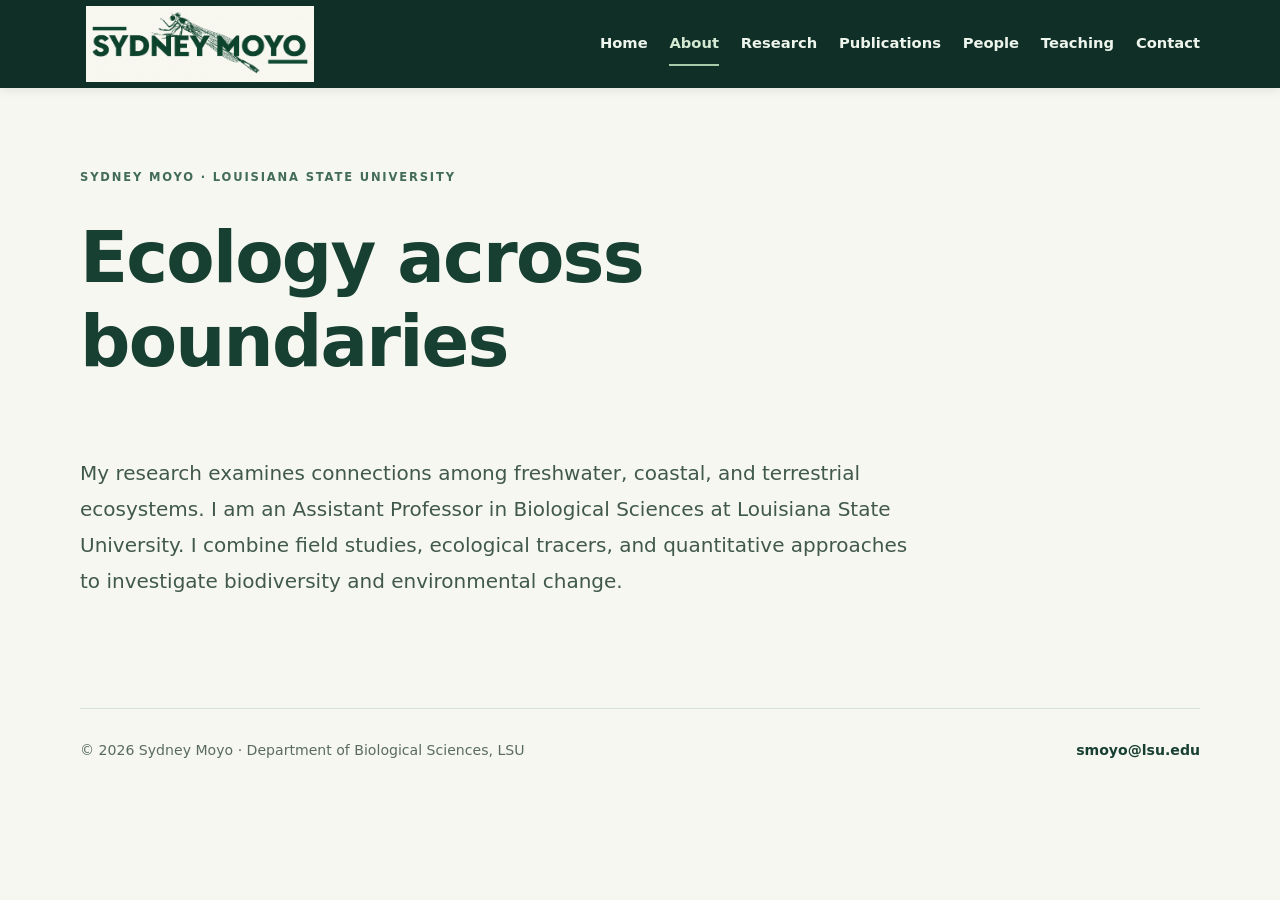
<file: about.html>
<!doctype html><html lang="en"><head><meta charset="utf-8"><meta name="viewport" content="width=device-width,initial-scale=1"><meta name="description" content="About | Sydney Moyo"><title>About | Sydney Moyo</title><link rel="stylesheet" href="styles.css"></head><body><header class="site-header"><nav class="nav-shell"><a class="brand" href="index.html"><img src="dragonfly-logo.svg" alt="Dragonfly emblem"></a><button class="menu-toggle" aria-expanded="false" aria-controls="main-links">Menu ☰</button><div class="nav-links" id="main-links"><a href="index.html" >Home</a><a href="about.html" aria-current=page>About</a><a href="research.html" >Research</a><a href="publications.html" >Publications</a><a href="people.html" >People</a><a href="teaching.html" >Teaching</a><a href="contact.html" >Contact</a></div></nav></header><main><section class="page-hero wrap"><div class="eyebrow">Sydney Moyo · Louisiana State University</div><h1>Ecology across boundaries</h1></section><section class="page-body wrap"><p class="lead">My research examines connections among freshwater, coastal, and terrestrial ecosystems. I am an Assistant Professor in Biological Sciences at Louisiana State University. I combine field studies, ecological tracers, and quantitative approaches to investigate biodiversity and environmental change.</p></section></main><footer class="footer wrap"><div class="footer-inner"><div>© 2026 Sydney Moyo · Department of Biological Sciences, LSU</div><div><a href="mailto:smoyo@lsu.edu">smoyo@lsu.edu</a></div></div></footer><script src="script.js"></script><script src="content-loader.js" defer></script></body></html>
</file>
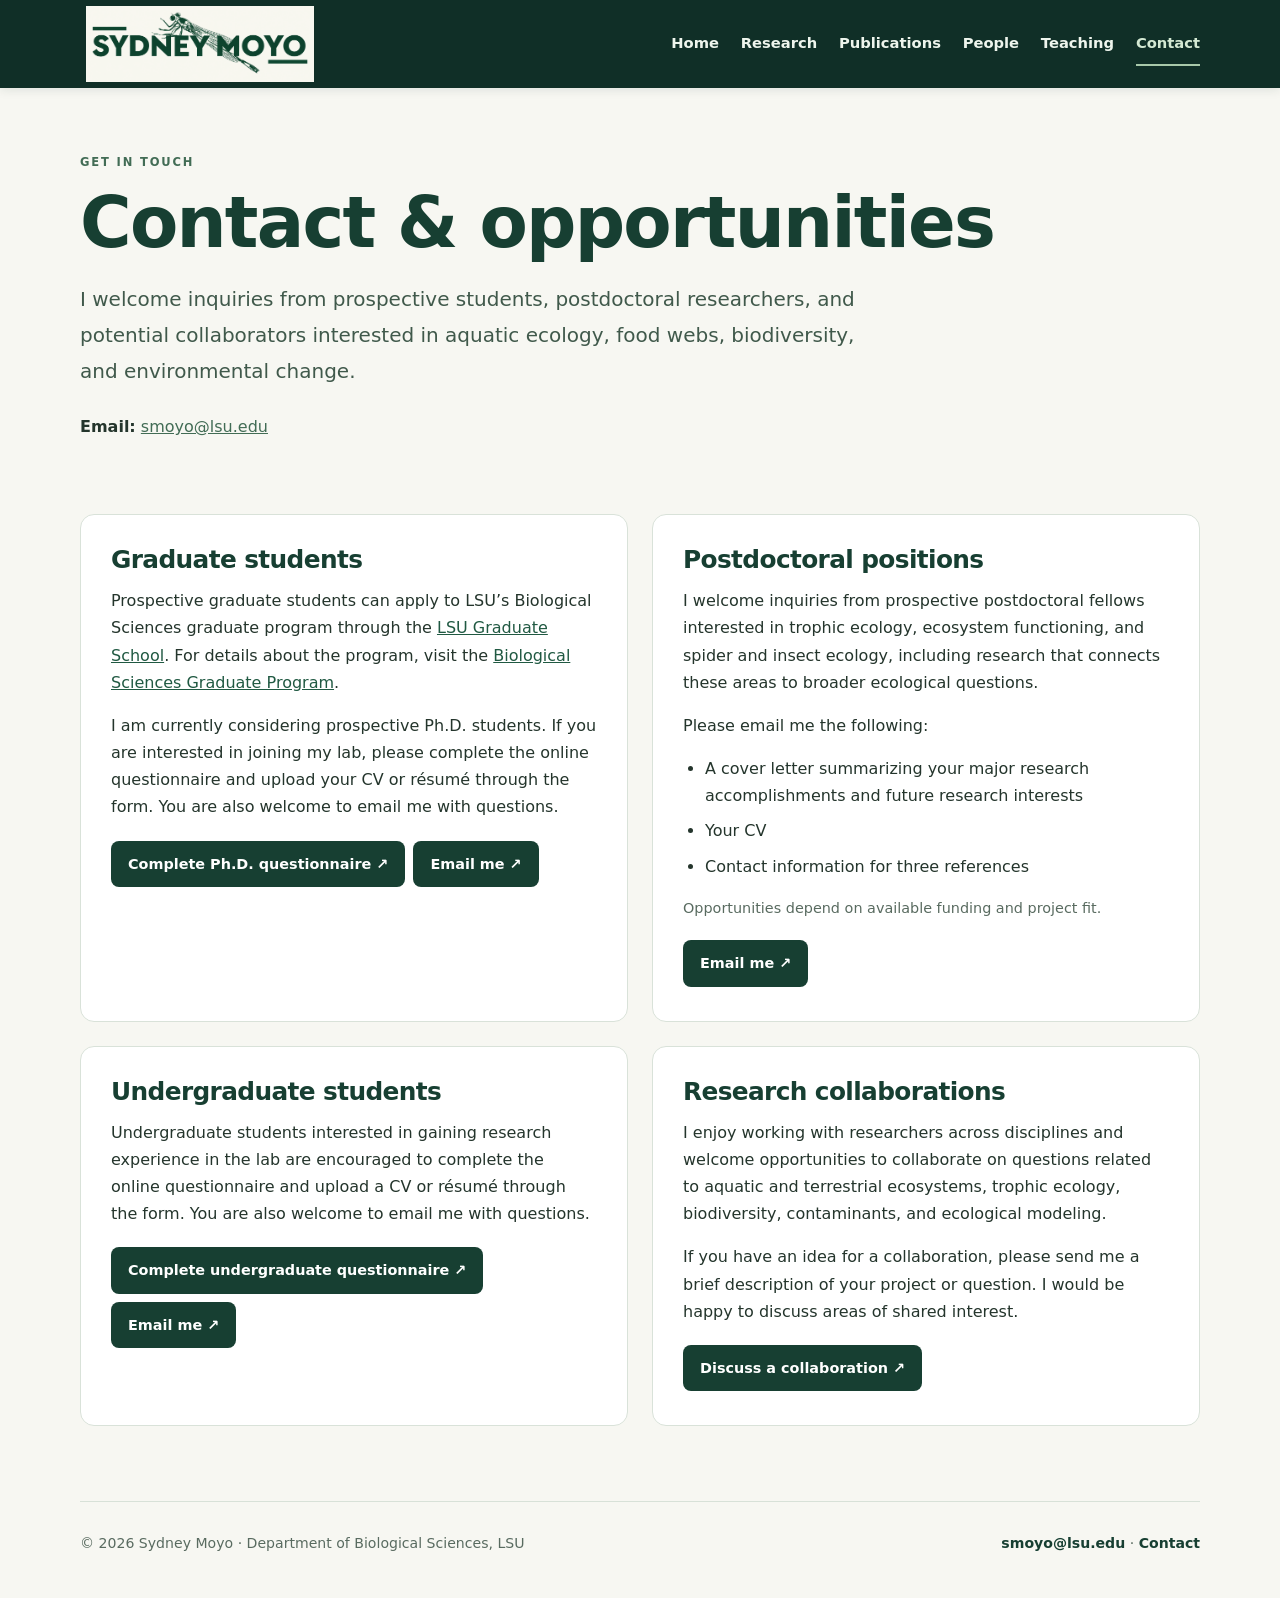
<file: contact.html>
<!doctype html>
<html lang="en"><head><meta charset="utf-8"><meta name="viewport" content="width=device-width,initial-scale=1"><meta name="description" content="Contact the Moyo Lab at Louisiana State University about graduate, postdoctoral, undergraduate, and collaboration opportunities."><title>Contact | Sydney Moyo</title><link rel="stylesheet" href="styles.css">
<style>
.contact-hero{padding:65px 0 25px}.contact-hero h1{margin:8px 0 16px}.contact-hero .lead{max-width:800px}
.contact-grid{display:grid;grid-template-columns:repeat(2,minmax(0,1fr));gap:24px;margin:30px 0 75px}
.contact-card{border:1px solid #d9e2d9;border-radius:14px;background:#fff;padding:30px}
.contact-card h2{font-size:1.55rem;color:#173f32;margin:0 0 12px}.contact-card p{line-height:1.7;margin:0 0 16px}
.contact-card ul{padding-left:22px;line-height:1.7}.contact-card li{margin-bottom:8px}
.contact-button{display:inline-block;background:#173f32;color:white!important;text-decoration:none;border-radius:8px;padding:11px 17px;font-weight:700;margin:4px 8px 4px 0}
.contact-card .contact-button{
  display:inline-flex;
  align-items:center;
  justify-content:center;
  margin:4px 8px 4px 0;
  font-size:.9rem;
  white-space:nowrap;
}
.contact-button:hover{background:#102f27}.contact-note{color:#596b60;font-size:.9rem}.contact-card a:not(.contact-button){color:#205942;text-decoration:underline}
@media(max-width:760px){.contact-grid{grid-template-columns:1fr}.contact-hero{padding-top:42px}.contact-card{padding:23px}}
</style></head><body>
<header class="site-header"><nav class="nav-shell" aria-label="Main navigation"><a class="brand" href="index.html"><img src="dragonfly-logo.svg" alt="Sydney Moyo dragonfly logo"></a><button class="menu-toggle" aria-expanded="false" aria-controls="main-links">Menu ☰</button><div class="nav-links" id="main-links"><a href="index.html">Home</a><a href="research.html">Research</a><a href="publications.html">Publications</a><a href="people.html">People</a><a href="teaching.html">Teaching</a><a href="contact.html" aria-current="page">Contact</a></div></nav></header>
<main class="wrap"><section class="contact-hero"><div class="eyebrow">Get in touch</div><h1>Contact & opportunities</h1><p class="lead">I welcome inquiries from prospective students, postdoctoral researchers, and potential collaborators interested in aquatic ecology, food webs, biodiversity, and environmental change.</p><p><strong>Email:</strong> <a href="mailto:smoyo@lsu.edu">smoyo@lsu.edu</a></p></section>
<div class="contact-grid">
<section class="contact-card"><h2>Graduate students</h2><p>Prospective graduate students can apply to LSU’s Biological Sciences graduate program through the <a href="https://www.lsu.edu/graduateschool/" target="_blank" rel="noopener noreferrer">LSU Graduate School</a>. For details about the program, visit the <a href="https://www.lsu.edu/science/biosci/programs/graduate/index.php" target="_blank" rel="noopener noreferrer">Biological Sciences Graduate Program</a>.</p><p>I am currently considering prospective Ph.D. students. If you are interested in joining my lab, please complete the online questionnaire and upload your CV or résumé through the form. You are also welcome to email me with questions.</p><a class="contact-button" href="https://tally.so/r/gbjEED" target="_blank" rel="noopener noreferrer">Complete Ph.D. questionnaire ↗</a><a class="contact-button" href="mailto:smoyo@lsu.edu?subject=Prospective%20graduate%20student">Email me ↗</a></section>
<section class="contact-card"><h2>Postdoctoral positions</h2><p>I welcome inquiries from prospective postdoctoral fellows interested in trophic ecology, ecosystem functioning, and spider and insect ecology, including research that connects these areas to broader ecological questions.</p><p>Please email me the following:</p><ul><li>A cover letter summarizing your major research accomplishments and future research interests</li><li>Your CV</li><li>Contact information for three references</li></ul><p class="contact-note">Opportunities depend on available funding and project fit.</p><a class="contact-button" href="mailto:smoyo@lsu.edu?subject=Postdoctoral%20research%20inquiry">Email me ↗</a></section>
<section class="contact-card"><h2>Undergraduate students</h2><p>Undergraduate students interested in gaining research experience in the lab are encouraged to complete the online questionnaire and upload a CV or résumé through the form. You are also welcome to email me with questions.</p><a class="contact-button" href="https://tally.so/r/laDpBW" target="_blank" rel="noopener noreferrer">Complete undergraduate questionnaire ↗</a><a class="contact-button" href="mailto:smoyo@lsu.edu?subject=Undergraduate%20research%20inquiry">Email me ↗</a></section>
<section class="contact-card"><h2>Collaborations</h2><p>I enjoy working with researchers across disciplines and welcome opportunities to collaborate on questions related to aquatic and terrestrial ecosystems, trophic ecology, biodiversity, contaminants, and ecological modeling.</p><p>If you have an idea for a collaboration, please send me a brief description of your project or question. I would be happy to discuss areas of shared interest.</p><a class="contact-button" href="mailto:smoyo@lsu.edu?subject=Potential%20research%20collaboration">Discuss a collaboration ↗</a></section>
</div></main><footer class="footer wrap"><div class="footer-inner"><div>© 2026 Sydney Moyo · Department of Biological Sciences, LSU</div><div><a href="mailto:smoyo@lsu.edu">smoyo@lsu.edu</a> · <a href="contact.html">Contact</a></div></div></footer><script src="script.js"></script>
<script src="content-loader.js" defer></script>
</body></html>
</file>
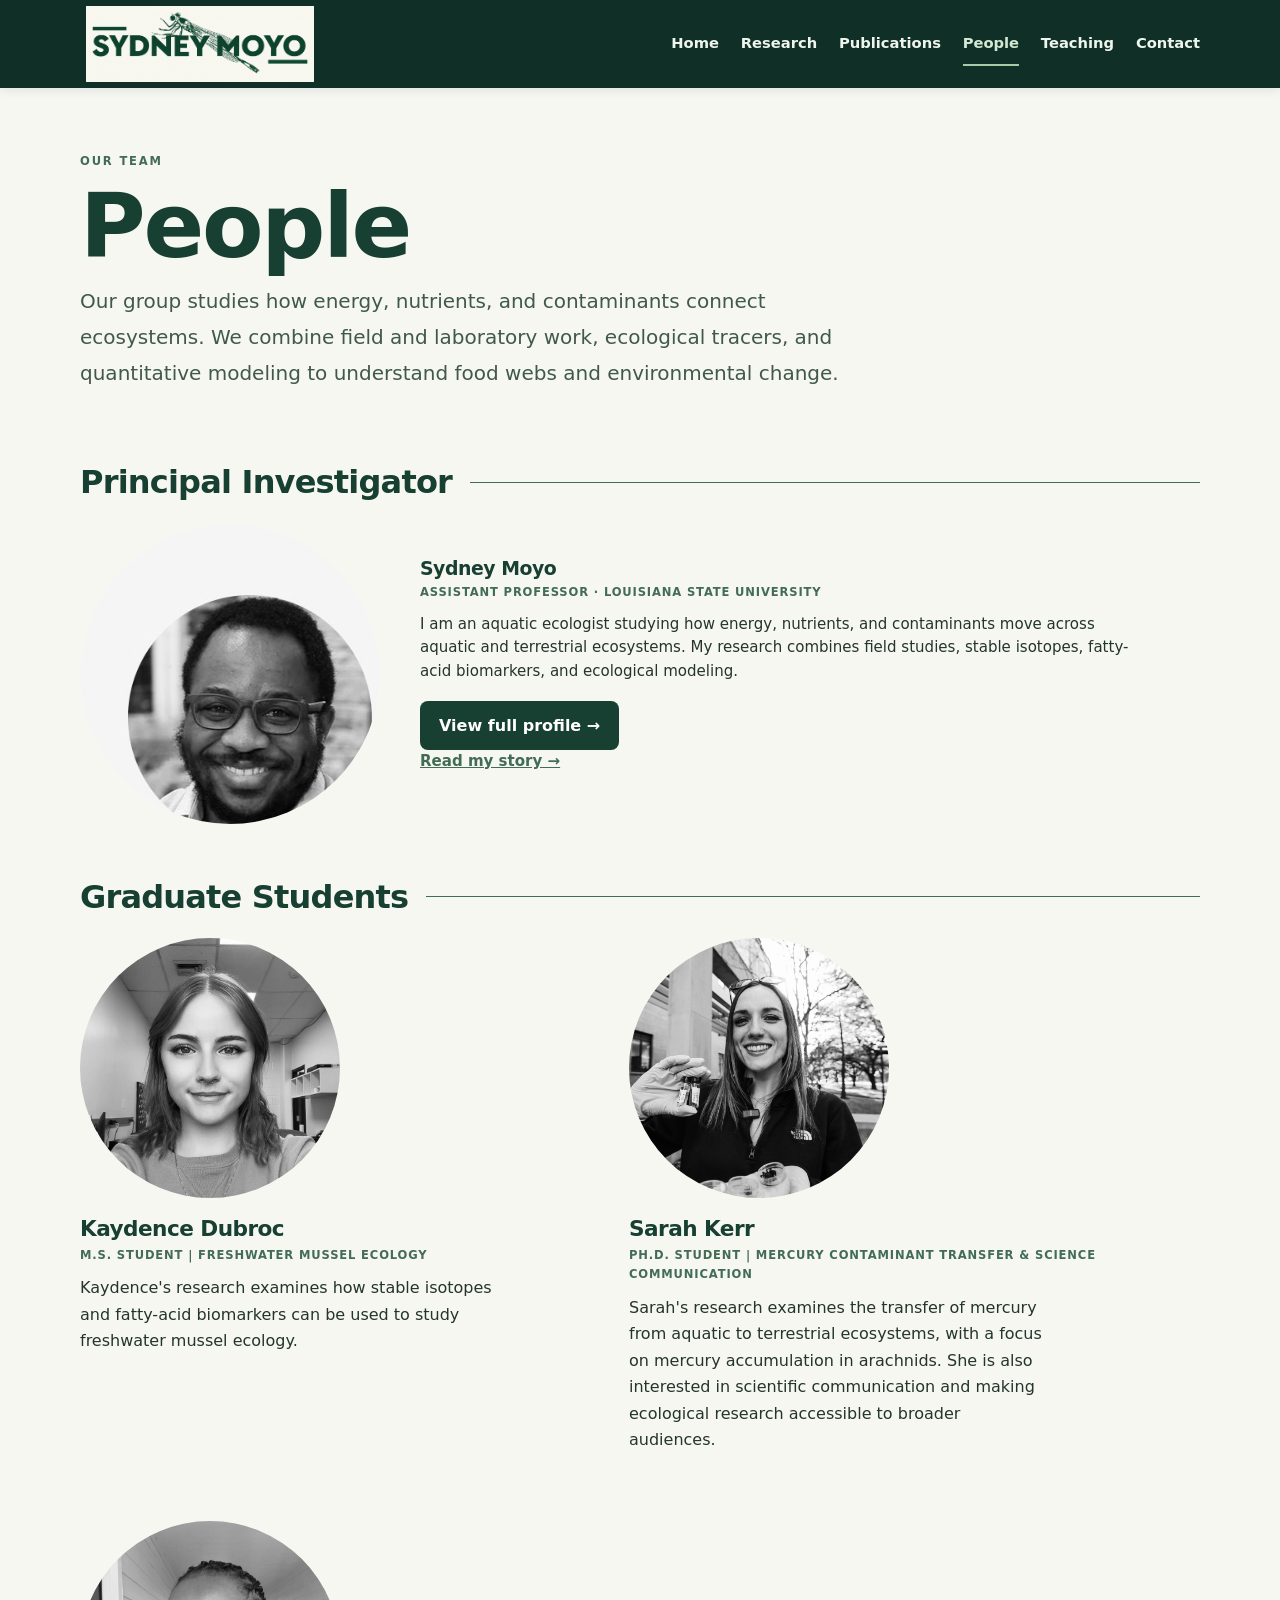
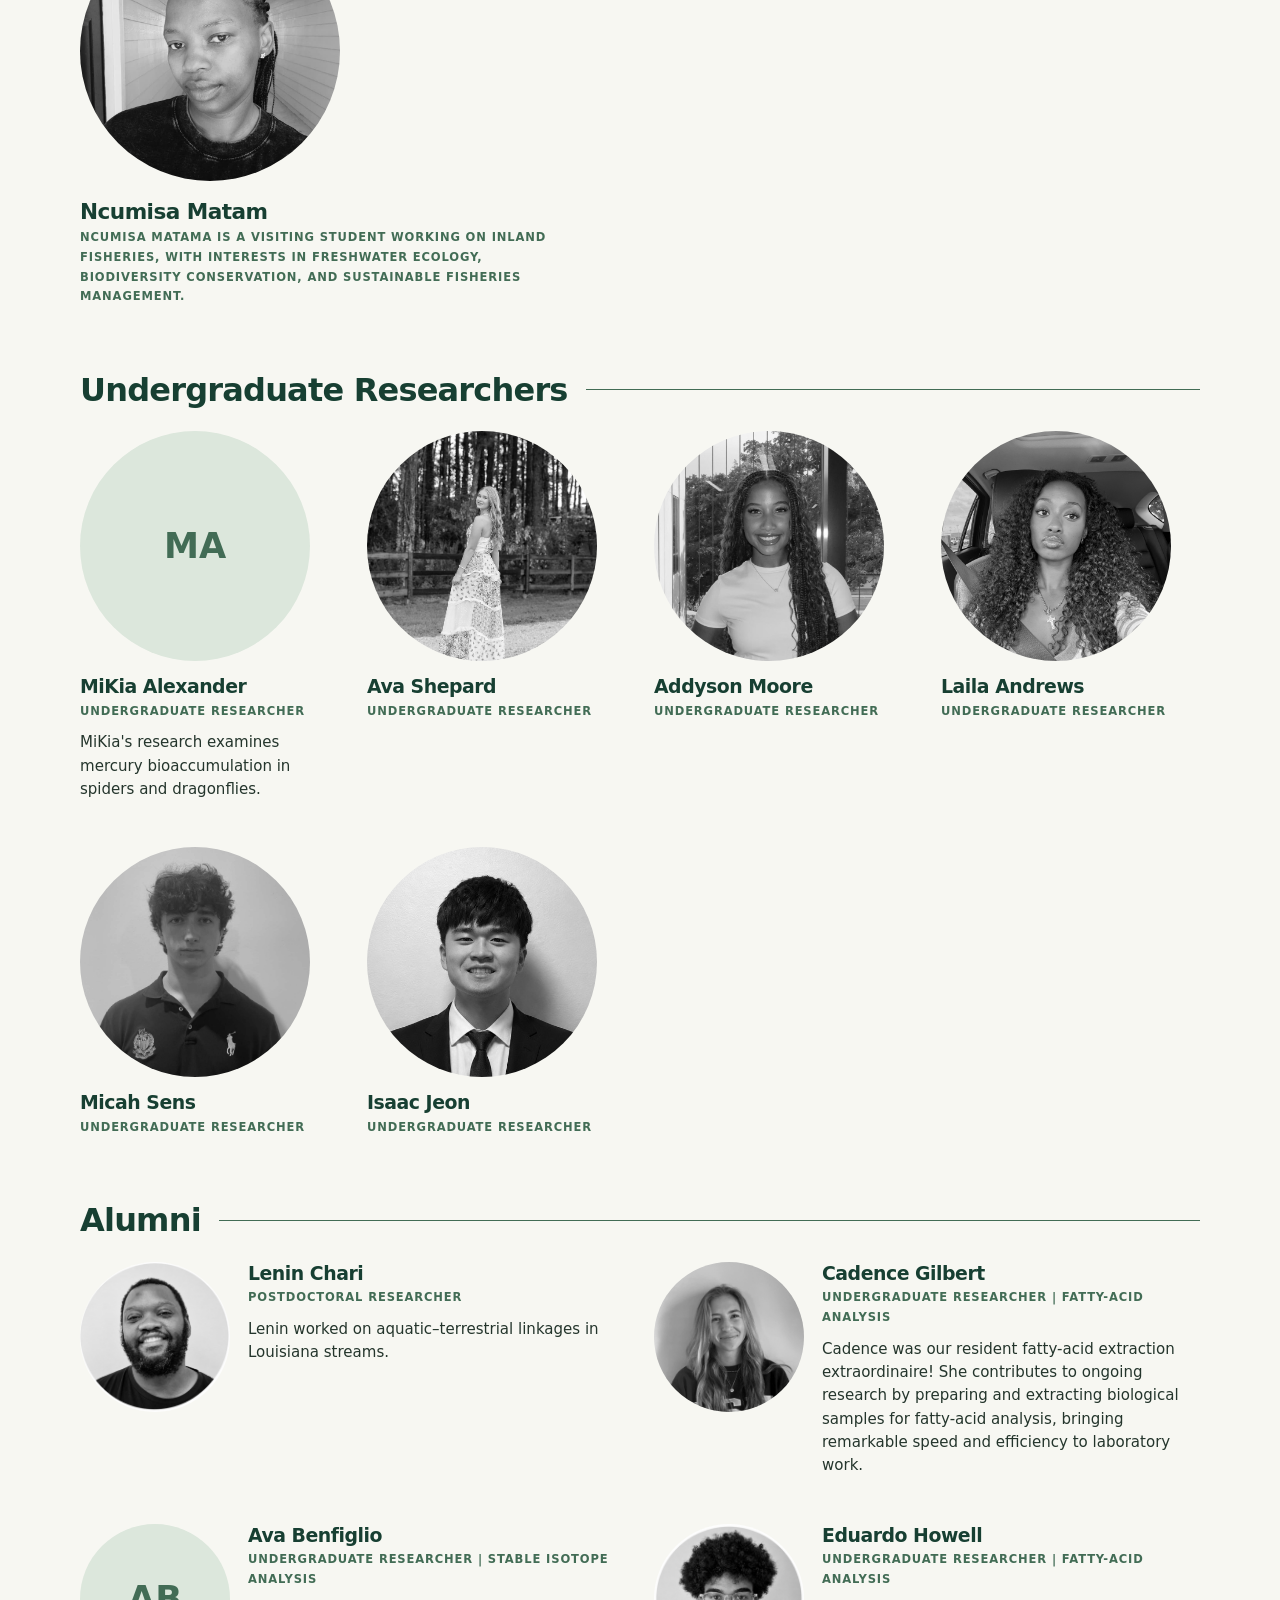
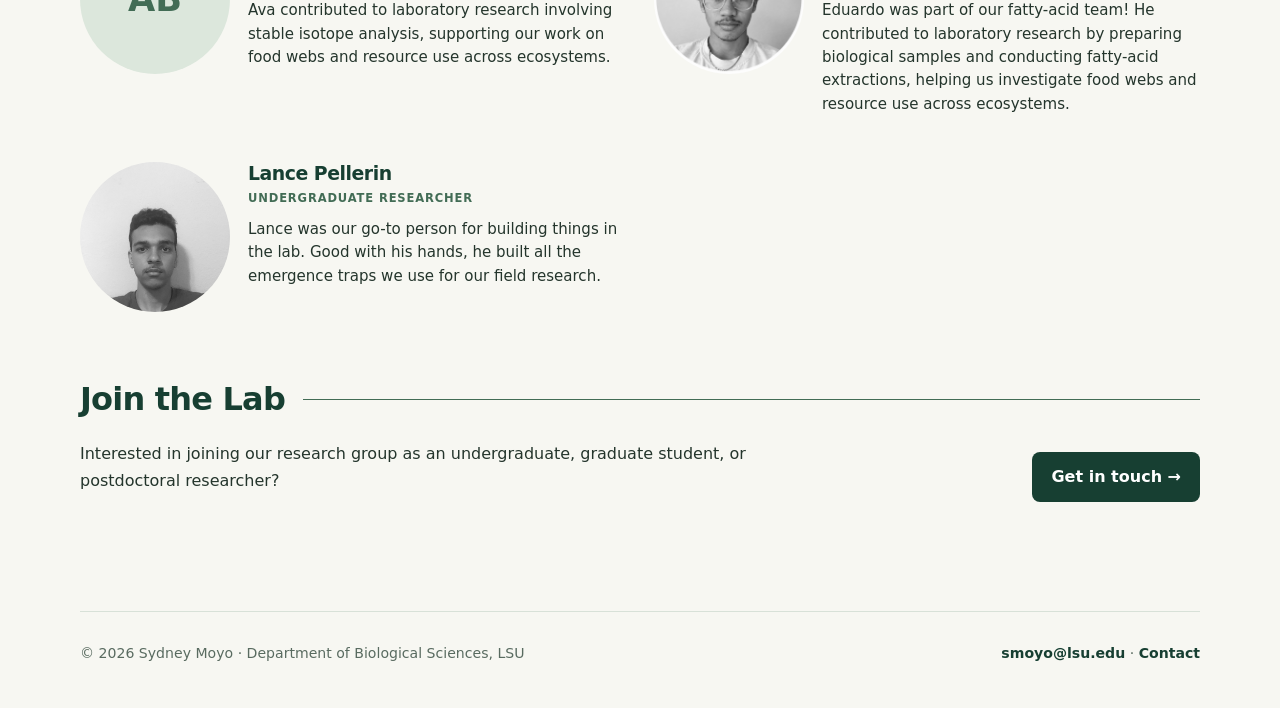
<file: people.html>
<!doctype html><html lang="en"><head><meta charset="utf-8"><meta name="viewport" content="width=device-width,initial-scale=1"><meta name="description" content="Meet the Moyo research group at Louisiana State University"><title>People | Sydney Moyo</title><link rel="stylesheet" href="styles.css"><style>
.people-hero{padding:64px 0 26px}.people-hero h1{margin:10px 0 12px;font-size:clamp(3.5rem,7vw,5.6rem);line-height:1;color:#173f32}.people-hero .lead{max-width:780px}
.people-section{padding:22px 0 32px}.people-title{display:flex;gap:18px;align-items:center;color:#173f32;margin:0 0 22px;font-size:clamp(1.5rem,3vw,2rem)}.people-title::after{content:"";height:1px;background:#426c55;flex:1}
.people-pi{display:grid;grid-template-columns:300px minmax(0,1fr);gap:40px;align-items:center;max-width:1050px}
.people-portrait{width:100%;aspect-ratio:1;border-radius:50%;object-fit:cover;filter:grayscale(1);display:block}.people-pi .people-portrait,.people-pi .people-placeholder{width:300px}
.people-card-grid{display:grid;grid-template-columns:repeat(4,minmax(0,1fr));gap:28px}.people-card .people-portrait,.people-card .people-placeholder{width:100%;max-width:230px;margin-bottom:14px}
 .people-graduate-grid{
  display:grid;
  grid-template-columns:repeat(2,minmax(0,1fr));
  gap:48px;
  max-width:1050px;
}

.people-graduate-grid .people-portrait,
.people-graduate-grid .people-placeholder{
  width:100%;
  max-width:260px;
  margin-bottom:18px;
}

.people-graduate-grid .people-card h3{
  font-size:1.35rem;
}

.people-graduate-grid .people-card p:not(.people-role){
  max-width:420px;
  font-size:1rem;
  line-height:1.65;
}

@media(max-width:650px){
  .people-graduate-grid{
    grid-template-columns:1fr;
    gap:32px;
  }
}
.people-card h3,.people-pi h3{color:#173f32;margin:0 0 4px;font-size:1.18rem}.people-role{font-size:.72rem;letter-spacing:.075em;text-transform:uppercase;font-weight:700;color:#426c55;margin:0 0 10px}
.people-card p:not(.people-role),.people-pi p:not(.people-role){font-size:.94rem;line-height:1.55}
.people-placeholder{aspect-ratio:1;border-radius:50%;background:#dce7dc;display:flex;align-items:center;justify-content:center;font-size:2.2rem;font-weight:700;color:#426c55}
.people-alumni{display:grid;grid-template-columns:repeat(2,minmax(0,1fr));gap:28px}.people-alumni .people-card{display:grid;grid-template-columns:150px minmax(0,1fr);gap:18px;align-items:start}.people-alumni .people-portrait,.people-alumni .people-placeholder{width:150px}
.people-button{display:inline-block;background:#173f32;color:white!important;padding:11px 19px;border-radius:8px;text-decoration:none;font-weight:700}.people-join{display:flex;align-items:center;justify-content:space-between;gap:24px;padding-bottom:65px}.people-join p{max-width:700px}.people-notice{font-size:.82rem;color:#596b60}
.people-profile-link{display:inline-block;text-decoration:none;color:inherit}.people-profile-link:hover h3,.people-profile-link:focus-visible h3{text-decoration:underline}.people-profile-link:hover .people-portrait{filter:grayscale(.5)}.people-profile-link:focus-visible{outline:3px solid #426c55;outline-offset:6px;border-radius:8px}
@media(max-width:900px){.people-card-grid{grid-template-columns:repeat(3,minmax(0,1fr))}}
@media(max-width:650px){.people-hero{padding-top:40px}.people-pi{grid-template-columns:1fr;gap:20px}.people-pi .people-portrait,.people-pi .people-placeholder{width:220px}.people-card-grid{grid-template-columns:repeat(2,minmax(0,1fr));gap:20px}.people-alumni{grid-template-columns:1fr}.people-alumni .people-card{grid-template-columns:112px minmax(0,1fr)}.people-alumni .people-portrait,.people-alumni .people-placeholder{width:112px}.people-join{align-items:flex-start;flex-direction:column}}
</style></head><body><header class="site-header"><nav class="nav-shell" aria-label="Main navigation"><a class="brand" href="index.html"><img src="dragonfly-logo.svg" alt="Sydney Moyo dragonfly logo"></a><button class="menu-toggle" aria-expanded="false" aria-controls="main-links">Menu ☰</button><div class="nav-links" id="main-links"><a href="index.html">Home</a><a href="research.html">Research</a><a href="publications.html">Publications</a><a href="people.html" aria-current="page">People</a><a href="teaching.html">Teaching</a><a href="contact.html">Contact</a></div></nav></header><main class="wrap"><section class="people-hero"><div class="eyebrow">Our team </div><h1 id="people-heading">People</h1><p class="lead" id="people-intro">Meet the people working across aquatic ecology, food webs, and environmental change.</p></section><div id="people-directory" aria-live="polite"></div><section class="people-section"><h2 class="people-title" id="people-join-heading">Join the Lab</h2><div class="people-join"><p id="people-join-text">Interested in joining the lab? Get in touch to discuss opportunities.</p><a class="people-button" href="contact.html">Get in touch →</a></div></section></main><footer class="footer wrap"><div class="footer-inner"><div>© 2026 Sydney Moyo · Department of Biological Sciences, LSU</div><div><a href="mailto:smoyo@lsu.edu">smoyo@lsu.edu</a> · <a href="contact.html">Contact</a></div></div></footer><script src="script.js"></script><script src="content-loader.js" defer></script><script>
// Wait for the existing content loader to render the PI profile.
(function(){
 const directory=document.getElementById('people-directory');
 function linkPI(){
  const pi=directory.querySelector('.people-pi');
  if(!pi)return;
  const portrait=pi.querySelector('.people-portrait, .people-placeholder');
  const name=Array.from(pi.querySelectorAll('h3')).find(h=>/sydney\s+moyo/i.test(h.textContent))||pi.querySelector('h3');
  for(const el of [portrait,name]){
   if(!el||el.closest('a'))continue;
   const a=document.createElement('a');a.href='sydney-moyo.html';a.className='people-profile-link';a.setAttribute('aria-label',el===portrait?'Read Sydney Moyo’s profile':'');
   el.parentNode.insertBefore(a,el);a.appendChild(el);
  }
  if(!pi.querySelector('.profile-invitation')){
   const p=document.createElement('p');p.className='profile-invitation';
   const a=document.createElement('a');a.href='sydney-moyo.html';a.textContent='Read my story →';a.style.fontWeight='700';p.append(a);
   const target=name?.closest('a')?.parentElement||pi.lastElementChild;target.append(p);
  }
 }
 const observer=new MutationObserver(()=>{observer.disconnect();linkPI();observer.observe(directory,{childList:true,subtree:true})});
 observer.observe(directory,{childList:true,subtree:true});linkPI();
})();
</script></body></html>
</file>
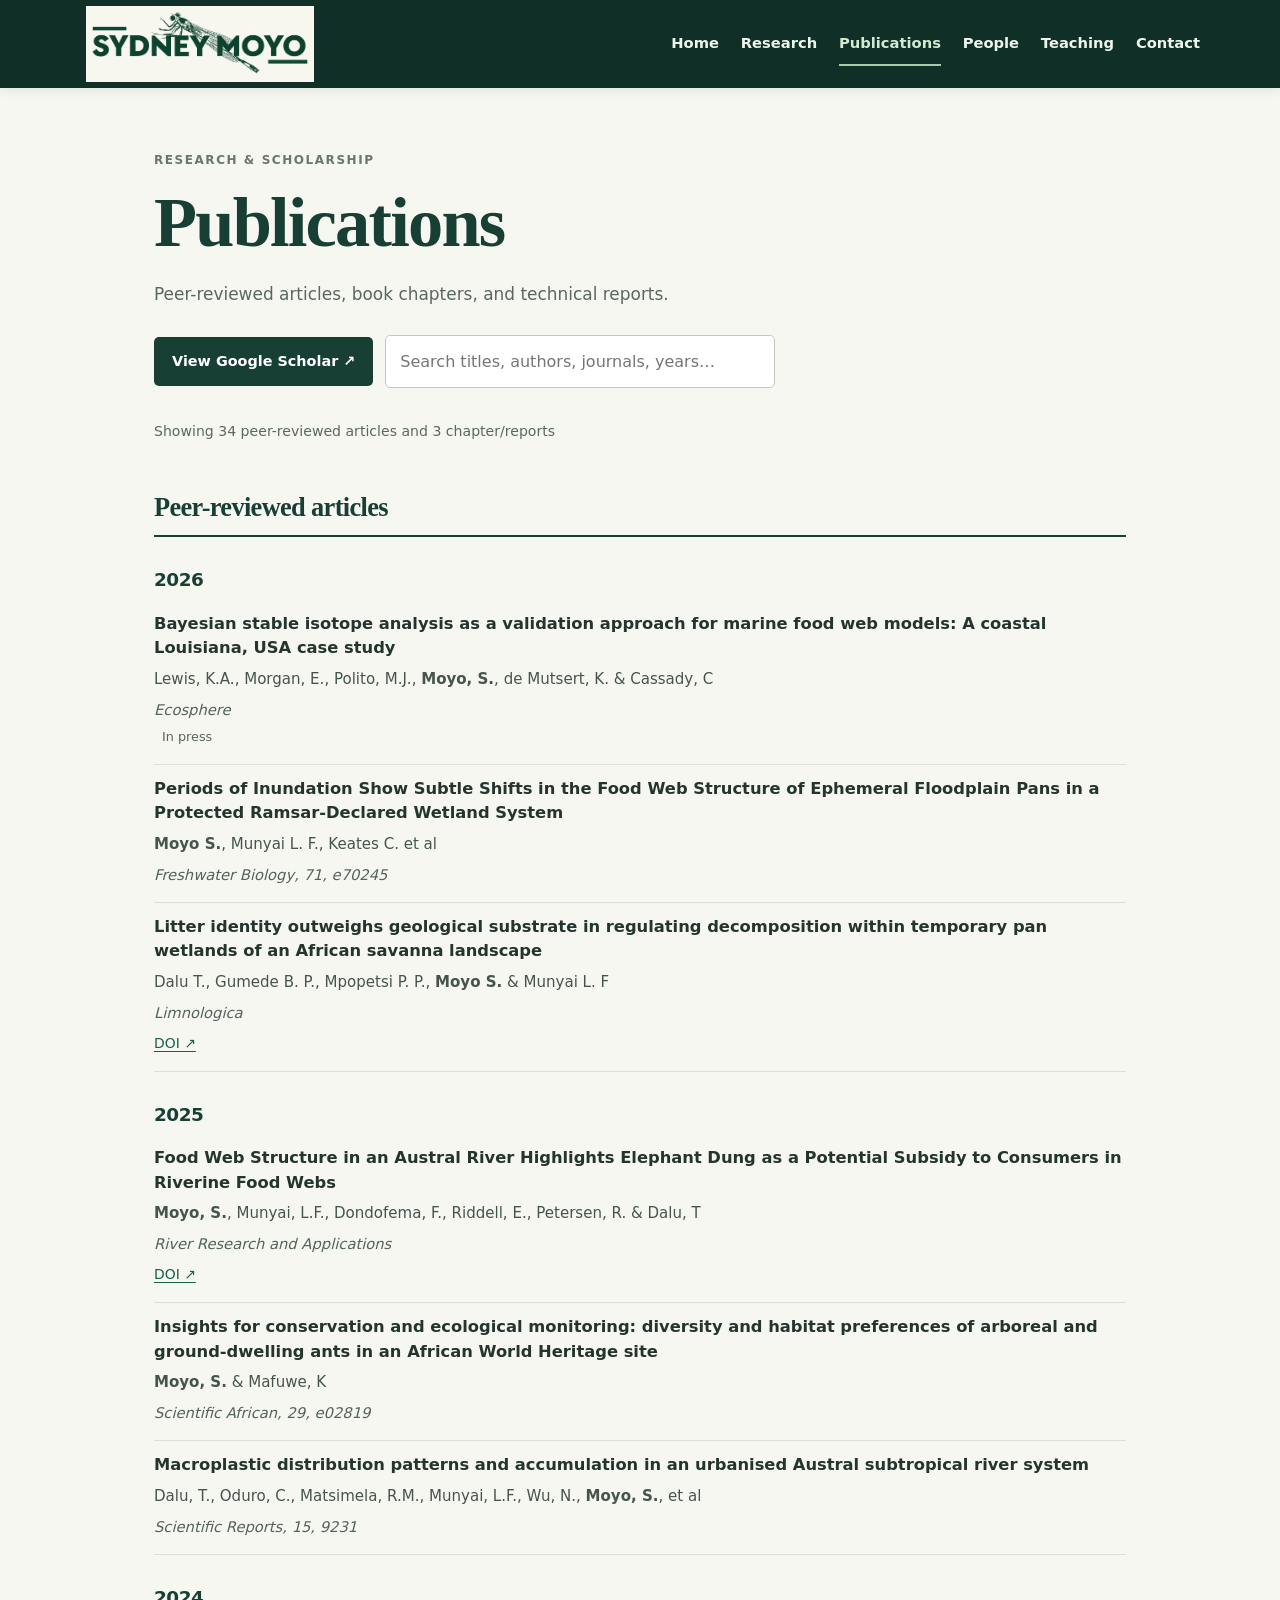
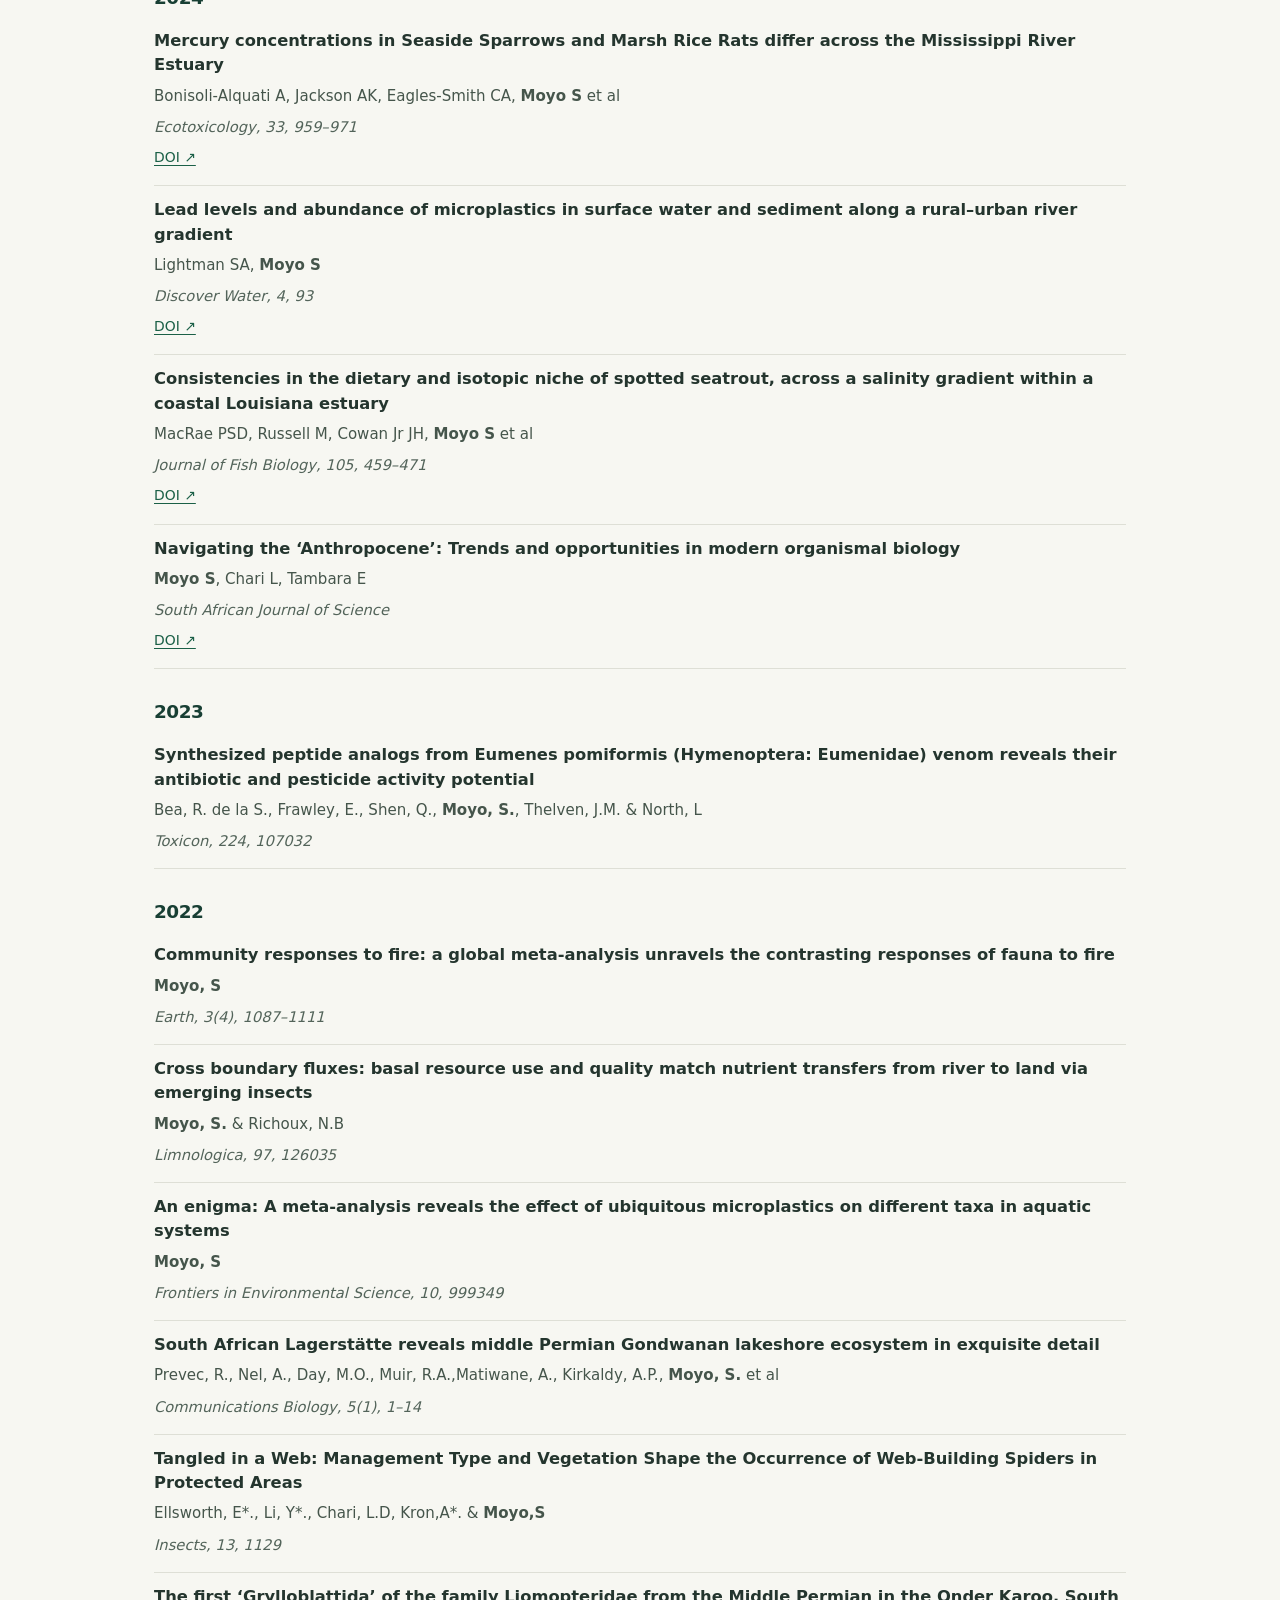
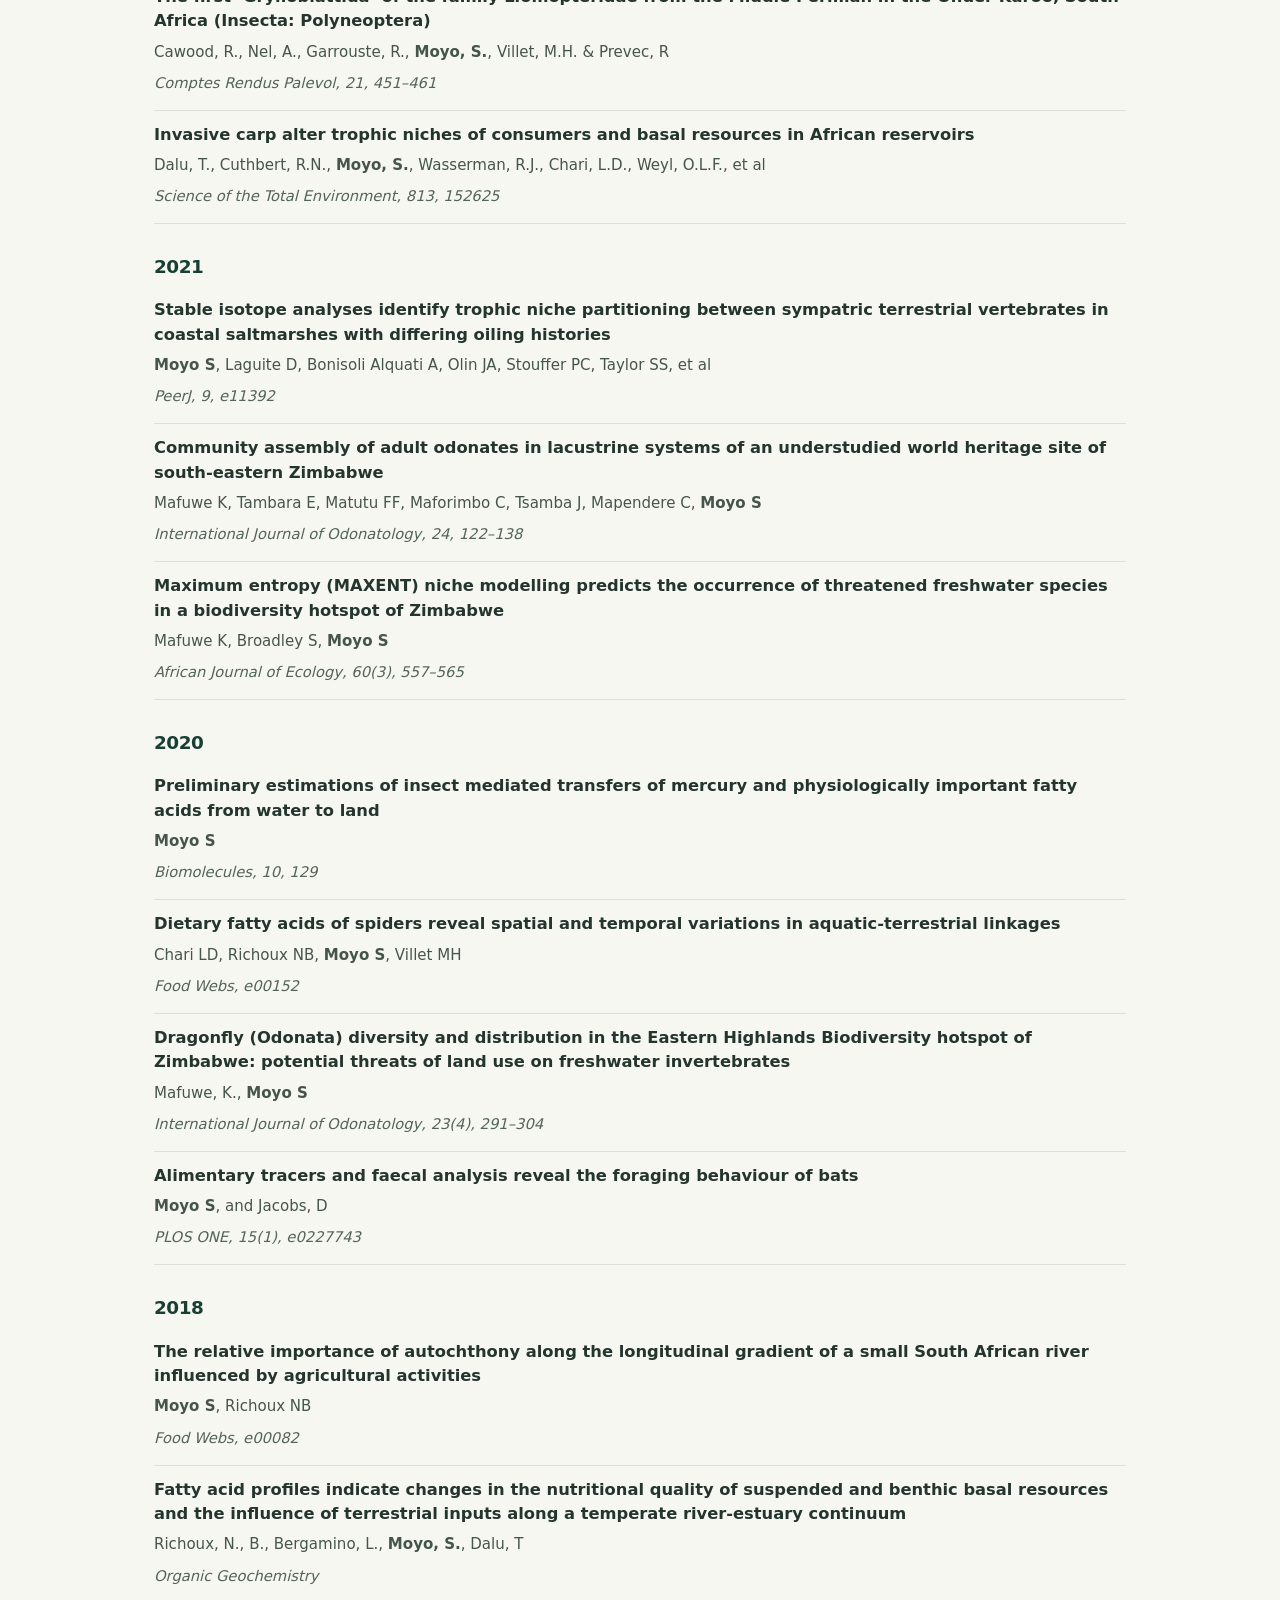
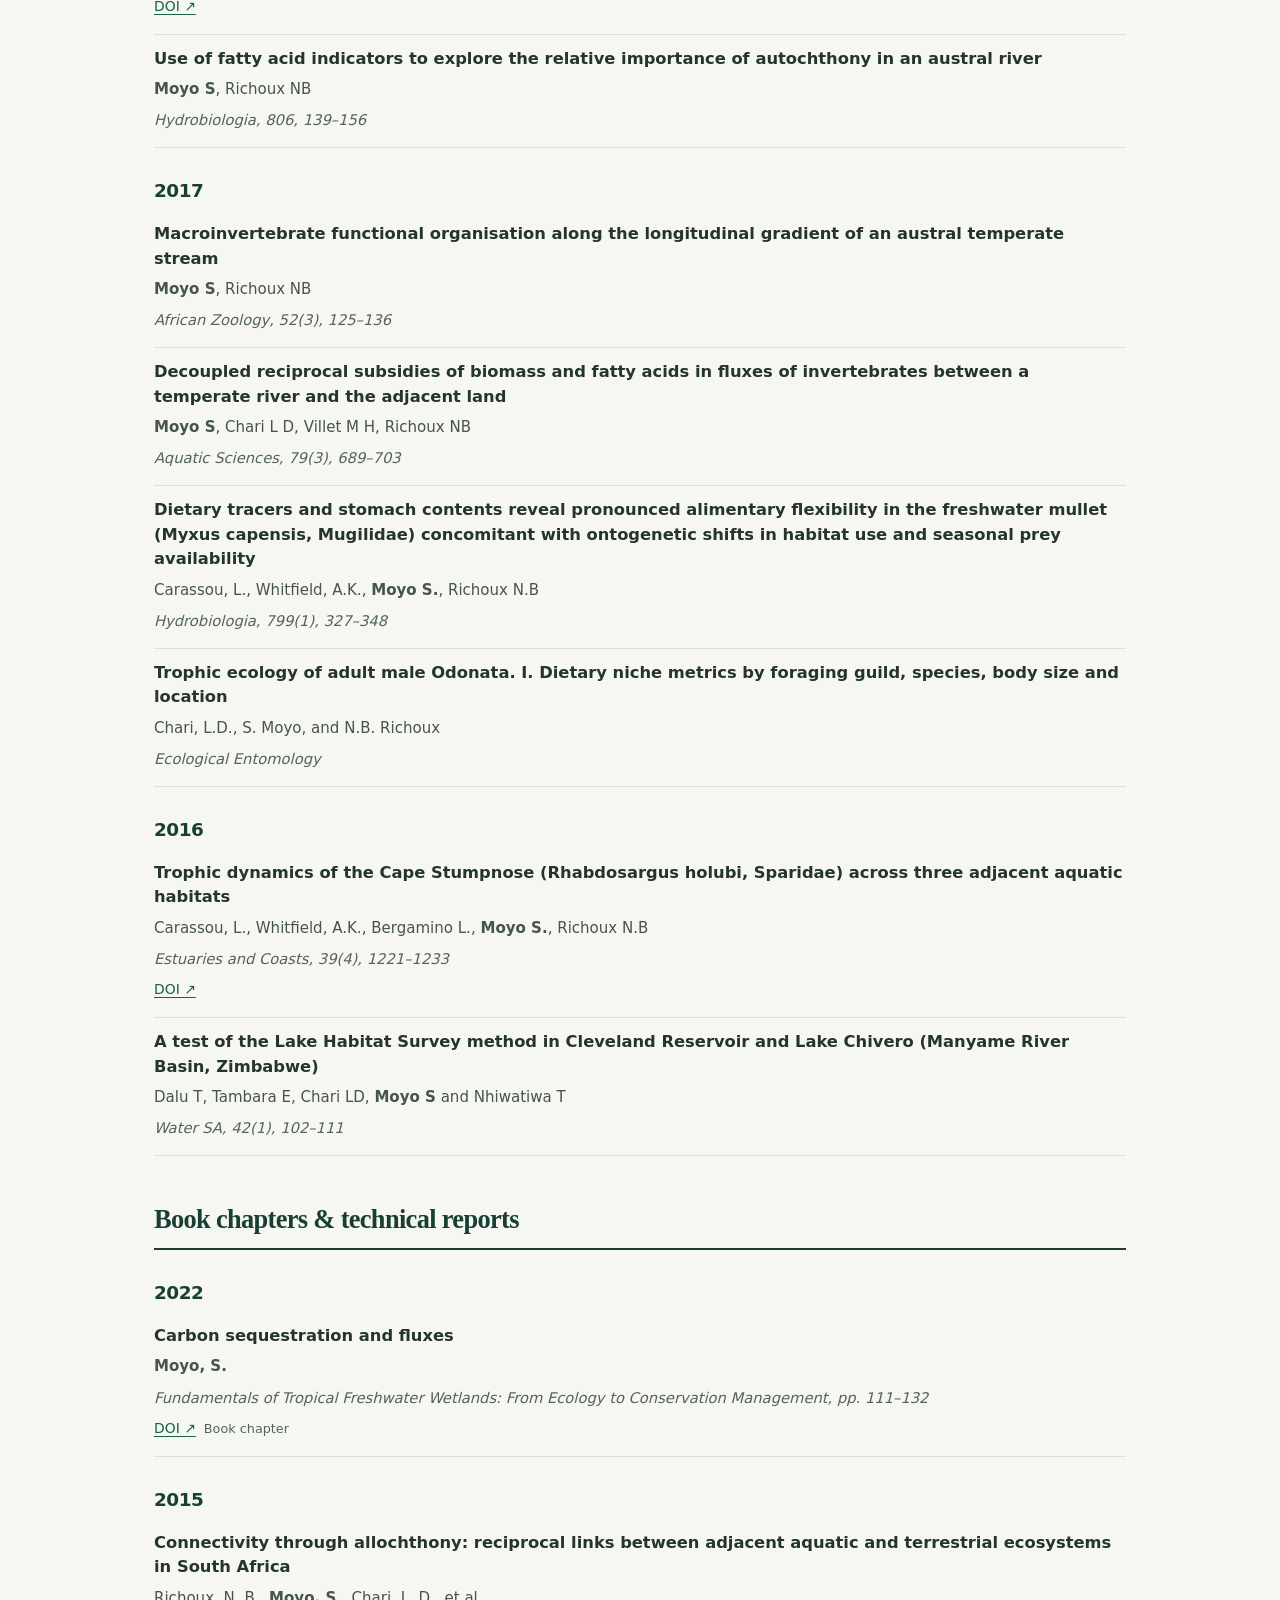
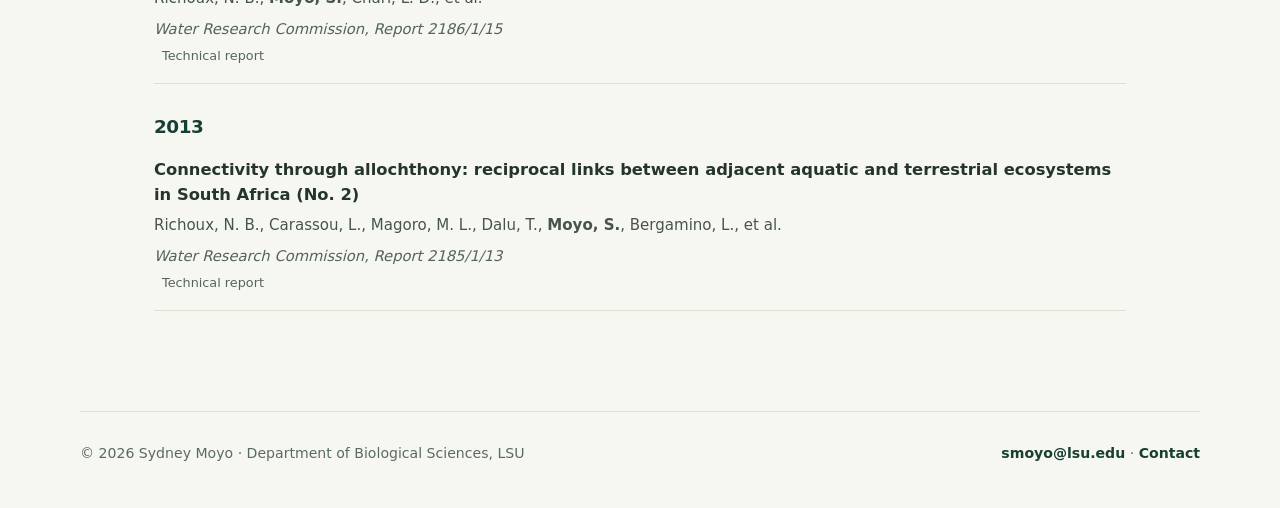
<file: publications.html>
<!doctype html>
<html lang="en">
<head>
<meta charset="utf-8"><meta name="viewport" content="width=device-width, initial-scale=1">
<title>Publications | Sydney Moyo</title>
<link rel="stylesheet" href="styles.css">
<style>
:root{--pub-green:#183f34;--pub-muted:#59685f;--pub-cream:#f8f6ef;--pub-border:#dedfd6}
.pub-wrap{color:#24352e}
.pub-nav{background:var(--pub-green);padding:16px max(24px,calc((100vw - 1120px)/2));display:flex;align-items:center;justify-content:space-between;gap:24px;flex-wrap:wrap}
.pub-brand{color:#fff;text-decoration:none;font-size:1.2rem;font-weight:700;letter-spacing:.01em}
.pub-links{display:flex;gap:17px;flex-wrap:wrap}.pub-links a{color:#f5f3e9;text-decoration:none;font-size:.88rem}.pub-links a[aria-current=page]{text-decoration:underline;text-underline-offset:6px}
.pub-wrap{max-width:1020px;margin:auto;padding:62px 24px 100px}
.pub-eyebrow{text-transform:uppercase;letter-spacing:.13em;font-size:.75rem;color:#68786c;font-weight:700}
h1{font-family:Georgia,serif;color:var(--pub-green);font-size:clamp(2.7rem,6vw,4.4rem);margin:10px 0 15px}
.pub-intro{font-size:1.06rem;color:var(--pub-muted);line-height:1.7;max-width:680px}
.pub-actions{display:flex;gap:12px;align-items:center;flex-wrap:wrap;margin:26px 0 32px}
.pub-button{display:inline-block;background:var(--pub-green);color:#fff!important;padding:12px 18px;border-radius:5px;text-decoration:none;font-weight:650;font-size:.9rem}
.pub-search{width:min(100%,390px);box-sizing:border-box;padding:12px 14px;border:1px solid #bfc9c1;border-radius:5px;background:#fff;font:inherit}
.pub-count{color:var(--pub-muted);font-size:.88rem;margin:0 0 35px}
.pub-section{margin:48px 0 20px;border-bottom:2px solid var(--pub-green);padding-bottom:12px;font-family:Georgia,serif;font-size:1.65rem;color:var(--pub-green)}
.pub-year{color:var(--pub-green);font-size:1.15rem;margin:32px 0 8px}
.pub-item{padding:12px 0 15px;border-bottom:1px solid var(--pub-border)}
.pub-title{font-weight:700;font-size:1.02rem;line-height:1.5}.pub-authors{margin:6px 0;color:#45554b;line-height:1.6;font-size:.94rem}.pub-journal{font-style:italic;color:#53645a;font-size:.92rem}
.pub-doi{display:inline-block;margin-top:7px;color:#1b6047;font-size:.87rem;text-decoration:underline;text-underline-offset:3px}.pub-status{font-size:.8rem;color:#54665a;margin-left:8px}
.pub-error{padding:18px;background:#fff;border:1px solid #e1d9c7;border-radius:6px}
@media(max-width:640px){.pub-wrap{padding-top:38px}.pub-nav{padding:18px 22px}.pub-links{gap:12px}}
</style>
</head>
<body>
<header class="site-header"><nav class="nav-shell" aria-label="Main navigation"><a class="brand" href="index.html"><img src="dragonfly-logo.svg" alt="Sydney Moyo dragonfly logo"></a><button class="menu-toggle" aria-expanded="false" aria-controls="main-links">Menu ☰</button><div class="nav-links" id="main-links"><a href="index.html">Home</a><a href="research.html">Research</a><a href="publications.html" aria-current="page">Publications</a><a href="people.html">People</a><a href="teaching.html">Teaching</a><a href="contact.html">Contact</a></div></nav></header>
<main class="pub-wrap"><div class="pub-eyebrow">Research & scholarship</div><h1 id="pub-heading">Publications</h1><p id="pub-intro" class="pub-intro">Peer-reviewed articles, book chapters, and technical reports.</p>
<div class="pub-actions"><a class="pub-button" id="scholar-link" href="https://scholar.google.com/citations?user=BjYjYKEAAAAJ" target="_blank" rel="noopener noreferrer">View Google Scholar ↗</a><input id="pub-search" class="pub-search" type="search" placeholder="Search titles, authors, journals, years…" aria-label="Search publications"></div>
<p id="pub-count" class="pub-count" aria-live="polite">Loading publications…</p><div id="pub-list" aria-live="polite"></div>
</main>
<footer class="footer wrap"><div class="footer-inner"><div>© 2026 Sydney Moyo · Department of Biological Sciences, LSU</div><div><a href="mailto:smoyo@lsu.edu">smoyo@lsu.edu</a> · <a href="contact.html">Contact</a></div></div></footer>
<script src="script.js"></script>
<script>
(()=>{
const esc=s=>String(s??'').replace(/[&<>"']/g,c=>({'&':'&amp;','<':'&lt;','>':'&gt;','"':'&quot;',"'":'&#39;'}[c]));
const highlight=s=>esc(s).replace(/\b(Sydney\s+Moyo|Moyo\s*,?\s*S\.?(?:\s*,?\s*[A-Z]\.)?)(?=\s|,|&|$)/gi,'<strong>$1</strong>');
let all=[];
function render(){const q=document.getElementById('pub-search').value.toLocaleLowerCase().trim();const items=all.filter(x=>[x.title,x.authors,x.journal,x.year,x.details].join(' ').toLocaleLowerCase().includes(q));const articles=items.filter(x=>x.type==='article'),other=items.filter(x=>x.type!=='article');let out='';
function section(arr,heading){if(!arr.length)return '';let h=`<h2 class="pub-section">${heading}</h2>`;let prev=null;for(const x of arr){if(x.year!==prev){h+=`<h3 class="pub-year">${esc(x.year)}</h3>`;prev=x.year;}h+=`<article class="pub-item"><div class="pub-title">${esc(x.title)}</div><p class="pub-authors">${highlight(x.authors)}</p><div class="pub-journal">${esc(x.journal)}${x.details?', '+esc(x.details):''}</div>${x.doi?`<a class="pub-doi" href="https://doi.org/${encodeURIComponent(x.doi)}" target="_blank" rel="noopener noreferrer">DOI ↗</a>`:''}${x.status?`<span class="pub-status">${esc(x.status)}</span>`:''}</article>`;}return h;}
out=section(articles,'Peer-reviewed articles')+section(other,'Book chapters & technical reports');document.getElementById('pub-list').innerHTML=out||'<p>No publications match your search.</p>';document.getElementById('pub-count').textContent=`Showing ${articles.length} peer-reviewed article${articles.length===1?'':'s'} and ${other.length} chapter/report${other.length===1?'':'s'}`;}
fetch('publications.json',{cache:'no-store'}).then(r=>{if(!r.ok)throw Error('HTTP '+r.status);return r.json()}).then(data=>{all=(data.items||[]).slice().sort((a,b)=>b.year-a.year||a.id-b.id);document.getElementById('pub-heading').textContent=data.heading||'Publications';document.getElementById('pub-intro').textContent=data.intro||'';if(data.scholar_url)document.getElementById('scholar-link').href=data.scholar_url;render();}).catch(err=>{document.getElementById('pub-count').textContent='';document.getElementById('pub-list').innerHTML='<p class="pub-error">Could not load the publication list. Check that <code>publications.json</code> is in the same folder as this page.</p>';console.error(err)});
document.getElementById('pub-search').addEventListener('input',render);
})();
</script>
</body></html>
</file>
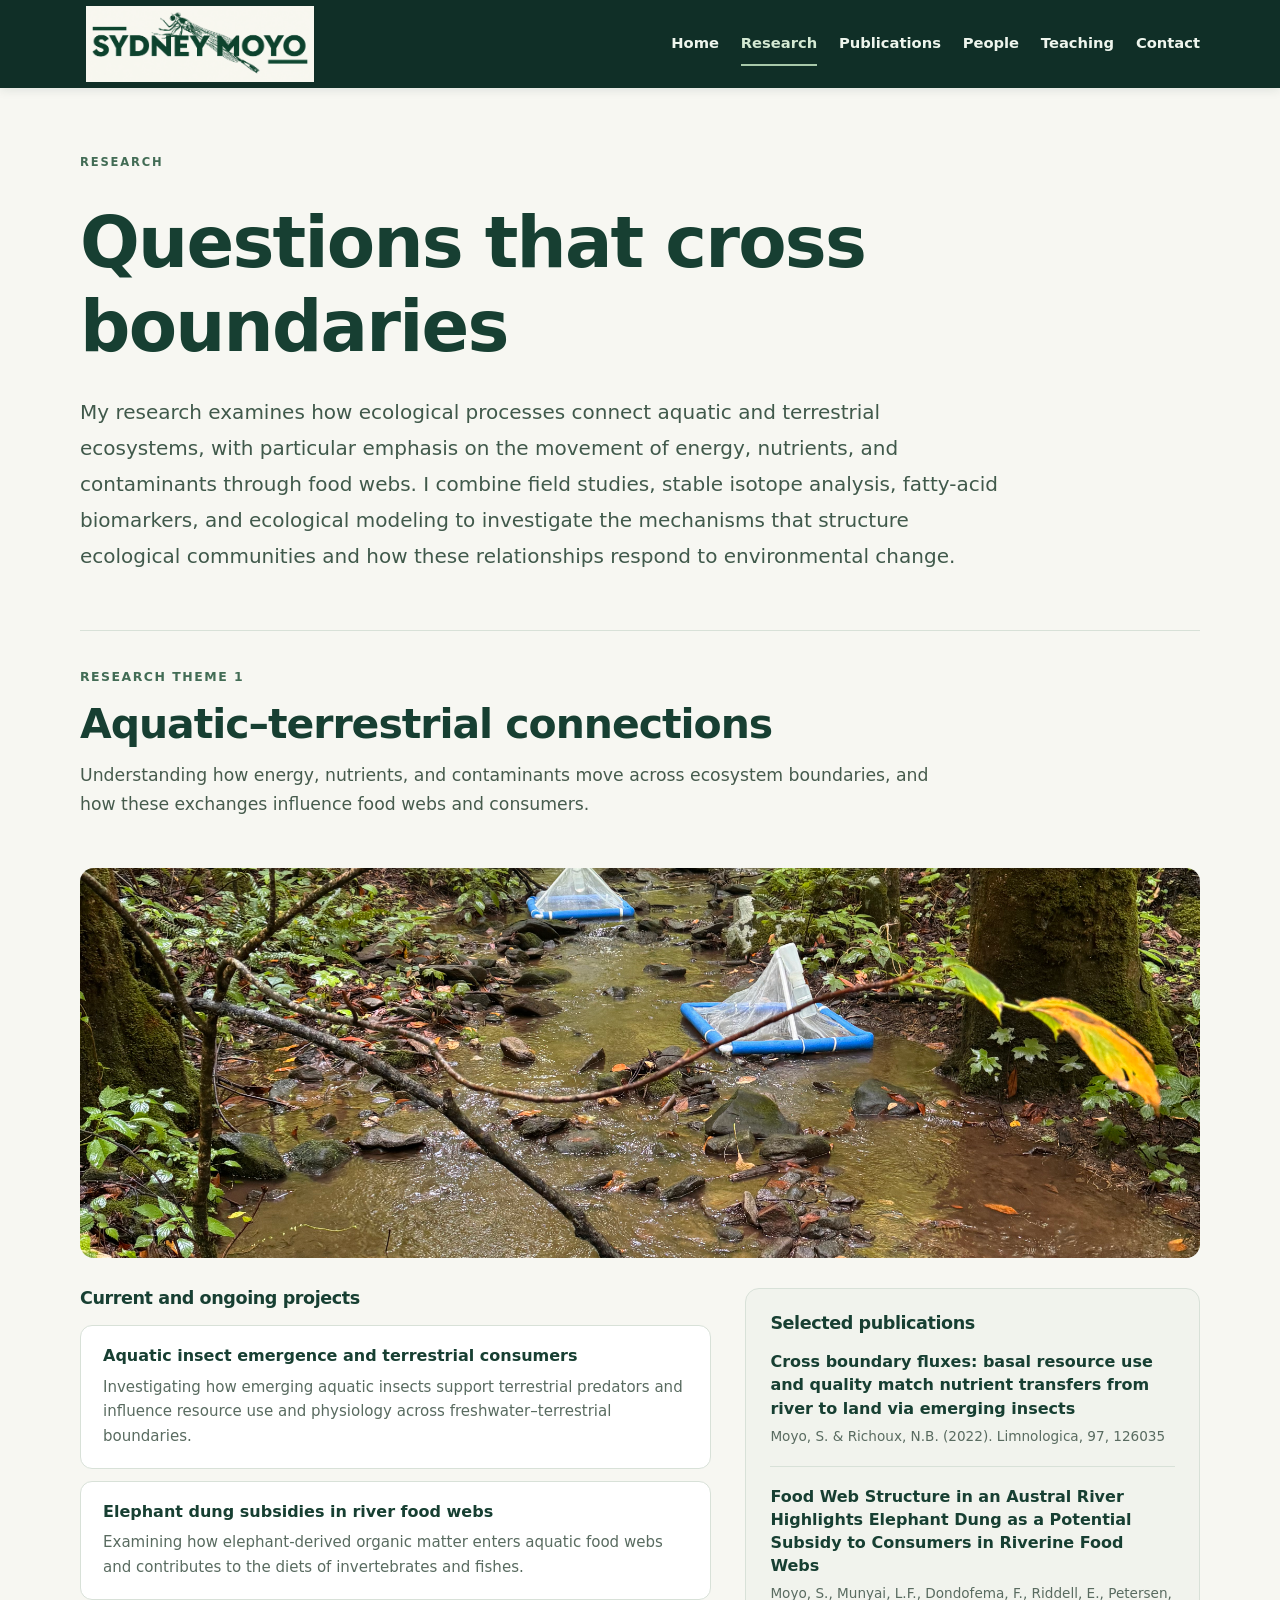
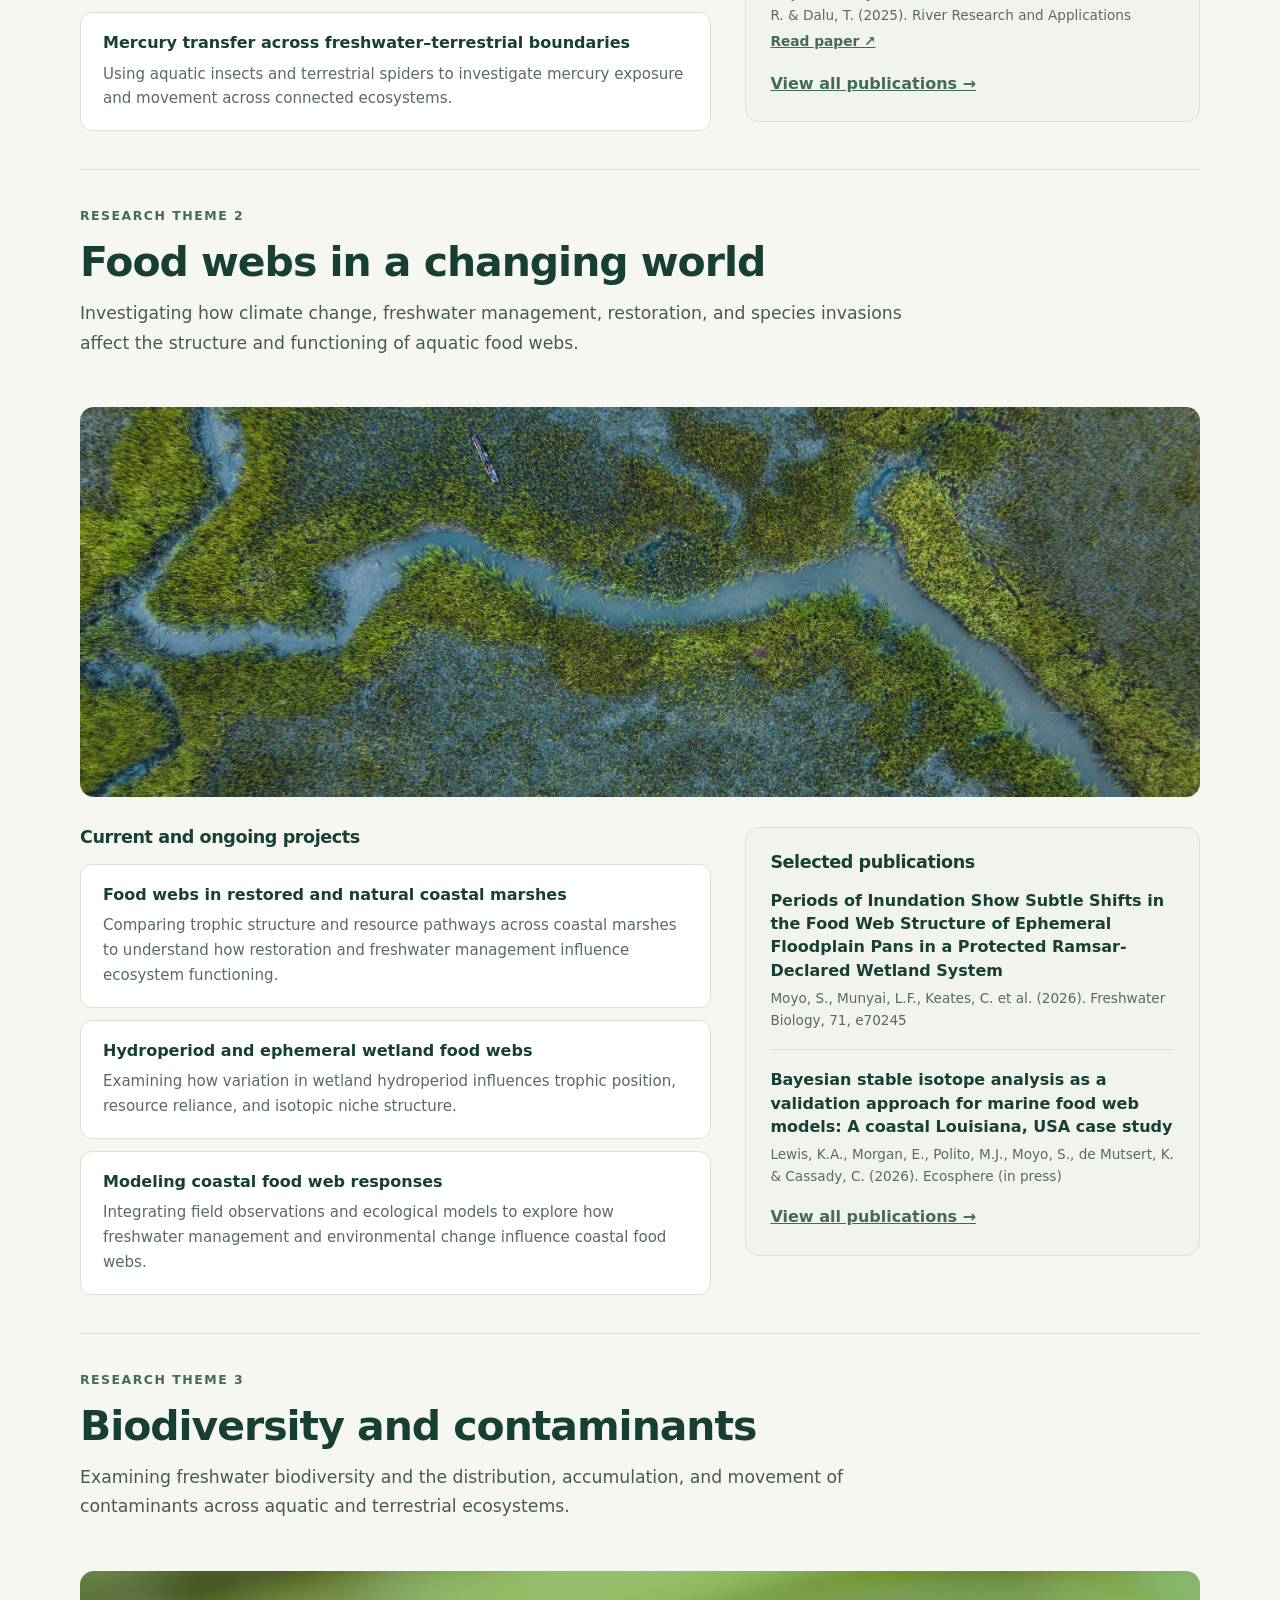
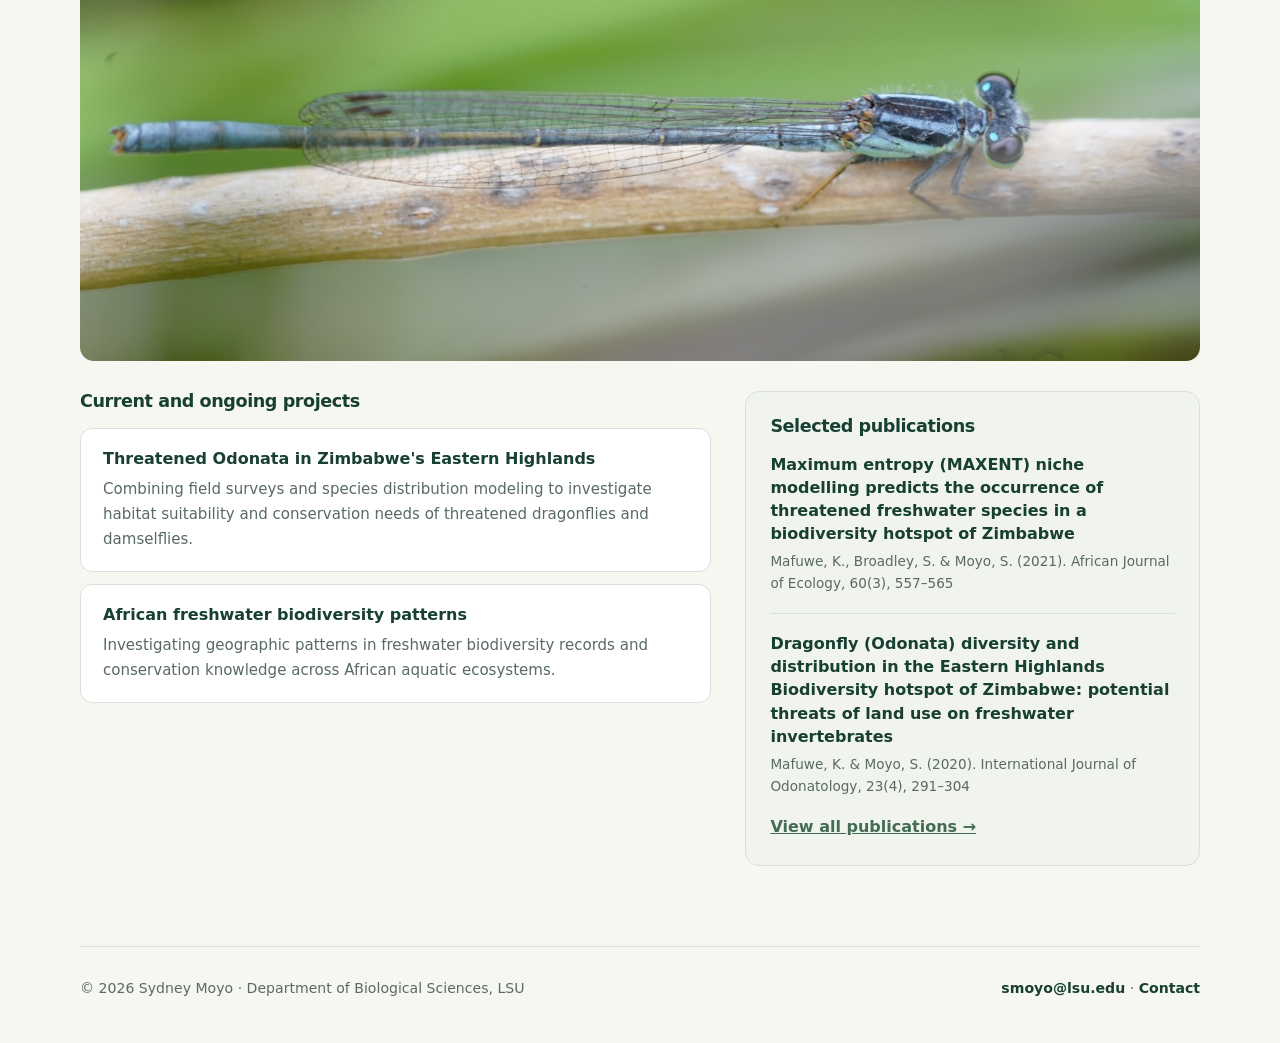
<file: research.html>
<!doctype html>
<html lang="en">
<head>
<meta charset="utf-8">
<meta name="viewport" content="width=device-width,initial-scale=1">
<meta name="description" content="Research in aquatic–terrestrial connections, food webs, biodiversity and contaminants at Louisiana State University.">
<title>Research | Sydney Moyo</title>
<link rel="stylesheet" href="styles.css">
<style>
.research-hero{padding:65px 0 32px}.research-hero h1{max-width:960px}
.research-hero .lead{max-width:920px}
.research-list{display:grid;gap:38px;padding-bottom:80px}
.theme{border-top:1px solid var(--line);padding-top:35px}
.theme-header{display:grid;grid-template-columns:minmax(0,1fr);gap:12px;margin-bottom:28px}
.theme-number{font-size:.78rem;letter-spacing:.12em;font-weight:800;color:var(--green);text-transform:uppercase}
.theme h2{margin:0;font-size:clamp(1.9rem,3.2vw,2.65rem)}
.theme-description{max-width:850px;color:#465b4d;font-size:1.08rem}
  .theme-photo{
  width:100%;
  height:clamp(240px,32vw,390px);
  object-fit:cover;
  object-position:center;
  border-radius:14px;
  display:block;
  margin:0 0 30px;
}
.theme-content{display:grid;grid-template-columns:minmax(0,1.25fr) minmax(280px,.9fr);gap:34px;align-items:start}
.theme h3{font-size:1.1rem;margin:0 0 16px}
.project-list{display:grid;gap:12px;margin:0}
.project{background:#fff;border:1px solid var(--line);border-radius:12px;padding:19px 22px}
.project h4{font-size:1rem;line-height:1.4;color:var(--forest);margin:0 0 7px}
.project p{color:var(--muted);font-size:.94rem;line-height:1.65;margin:0}
.papers{background:var(--cream);border:1px solid var(--line);border-radius:14px;padding:24px}
.paper{padding:0 0 18px;margin-bottom:18px;border-bottom:1px solid var(--line)}
.paper:last-of-type{padding-bottom:0;margin-bottom:16px;border-bottom:0}
.paper-title{font-weight:700;line-height:1.45;color:var(--forest);margin:0 0 6px}
.paper-meta{font-size:.85rem;line-height:1.6;color:var(--muted);margin:0}
.paper a{font-size:.86rem;font-weight:700}
.all-publications{font-weight:700}
.research-error{background:#fff;border:1px solid var(--line);border-radius:12px;padding:24px}
@media(max-width:800px){.theme-content{grid-template-columns:1fr}.research-hero{padding-top:44px}}
</style>
</head>
<body>
<header class="site-header">
<nav class="nav-shell" aria-label="Main navigation">
<a class="brand" href="index.html"><img src="dragonfly-logo.svg" alt="Sydney Moyo dragonfly logo"></a>
<button class="menu-toggle" aria-expanded="false" aria-controls="main-links">Menu ☰</button>
<div class="nav-links" id="main-links">
<a href="index.html">Home</a>
<a href="research.html" aria-current="page">Research</a>
<a href="publications.html">Publications</a><a href="people.html">People</a>
<a href="teaching.html">Teaching</a><a href="contact.html">Contact</a>
</div></nav></header>
<main class="wrap">
<section class="research-hero">
<div class="eyebrow">Research</div>
<h1 id="research-heading">Questions that cross boundaries</h1>
<p class="lead" id="research-intro">Exploring how energy, nutrients, and contaminants move across aquatic and terrestrial ecosystems.</p>
</section>
<div class="research-list" id="research-list" aria-live="polite"></div>
</main>
<footer class="footer wrap"><div class="footer-inner"><div>© 2026 Sydney Moyo · Department of Biological Sciences, LSU</div><div><a href="mailto:smoyo@lsu.edu">smoyo@lsu.edu</a> · <a href="contact.html">Contact</a></div></div></footer>
<script src="script.js"></script>
<script>
(function(){
const list=document.getElementById('research-list');
const node=(tag,className,txt)=>{const el=document.createElement(tag);if(className)el.className=className;if(txt!=null)el.textContent=txt;return el};
const safeArray=x=>Array.isArray(x)?x:[];
fetch('research.json',{cache:'no-store'}).then(response=>{if(!response.ok)throw new Error('Research data could not be loaded');return response.json()}).then(data=>{
document.getElementById('research-heading').textContent=data.heading||'Questions that cross boundaries';
document.getElementById('research-intro').textContent=data.body||'';
list.replaceChildren();
safeArray(data.items).forEach((theme,i)=>{
const section=node('section','theme');
section.id=['aquatic-terrestrial-connections','food-webs-changing-world','biodiversity-contaminants'][i]||('research-theme-'+(i+1));
const head=node('div','theme-header');
head.append(node('div','theme-number','Research theme '+(i+1)),node('h2','',theme.title||'Research theme'),node('p','theme-description',theme.description||''));
section.append(head);

// Add a photograph for each research theme
const themePhotos = [
  'images/research-emergence-traps.jpg',
  'images/research-food-webs.jpg',
  'images/research-biodiversity.jpg'
];

const themePhotoDescriptions = [
  'Aquatic insect emergence traps used in field research',
  'Wetland ecosystem representing aquatic food-web research',
  'Damselfly representing freshwater biodiversity research'
];

if (themePhotos[i]) {
  const photo = node('img', 'theme-photo');
  photo.src = themePhotos[i];
  photo.alt = themePhotoDescriptions[i];
  photo.loading = 'lazy';
  section.append(photo);
};
const content=node('div','theme-content');
const projects=node('div','');
projects.append(node('h3','','Current and ongoing projects'));
const projectsList=node('div','project-list');
safeArray(theme.projects).forEach(project=>{
const card=node('article','project');
card.append(node('h4','',project.title||''),node('p','',project.description||''));
projectsList.append(card);
});
projects.append(projectsList);
const papers=node('aside','papers');
papers.append(node('h3','','Selected publications'));
safeArray(theme.publications).forEach(pub=>{
const item=node('div','paper');
item.append(node('p','paper-title',pub.title||''),node('p','paper-meta',(pub.authors||'')+' ('+(pub.year||'')+'). '+(pub.journal||'')));
if(pub.doi){const link=node('a','','Read paper ↗');link.href='https://doi.org/'+encodeURI(pub.doi);link.target='_blank';link.rel='noopener noreferrer';item.append(link)}
papers.append(item);
});
const all=node('a','all-publications','View all publications →');all.href='publications.html';papers.append(all);
content.append(projects,papers);section.append(content);list.append(section);
});
if(location.hash){const target=document.getElementById(decodeURIComponent(location.hash.slice(1)));if(target)requestAnimationFrame(()=>target.scrollIntoView());}
}).catch(err=>{list.replaceChildren(node('p','research-error','The research content is temporarily unavailable. Please try refreshing the page.'));console.error(err)});
})();
</script>
</body>
</html>
</file>
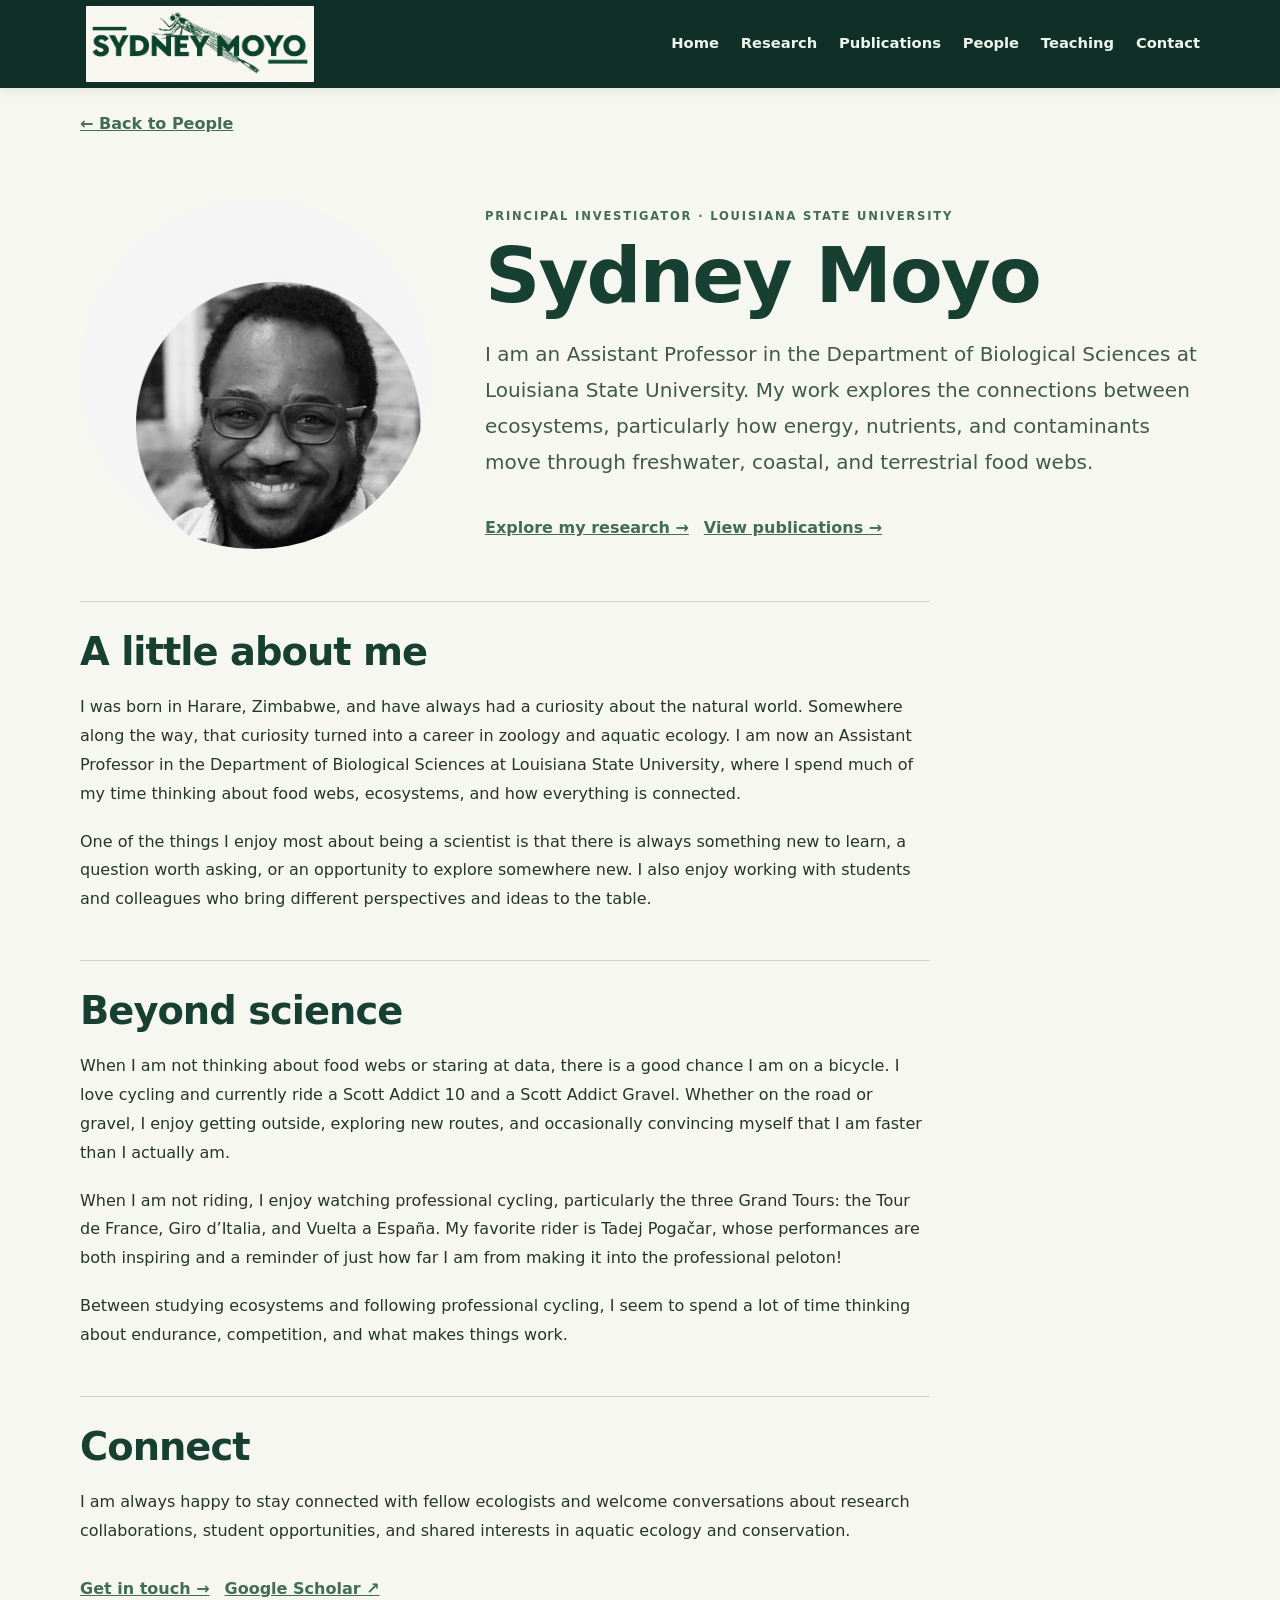
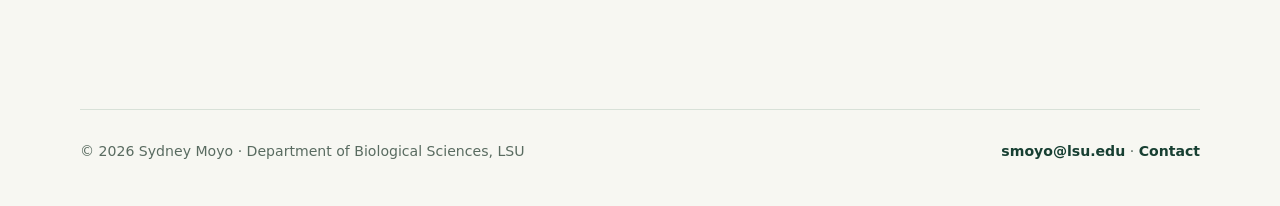
<file: sydney-moyo.html>
<!doctype html><html lang="en"><head><meta charset="utf-8"><meta name="viewport" content="width=device-width,initial-scale=1"><meta name="description" content="Sydney Moyo: academic journey, research and mentoring at Louisiana State University"><title>Sydney Moyo | Profile</title><link rel="stylesheet" href="styles.css"><style>
.profile-top{padding:62px 0 52px;display:grid;grid-template-columns:minmax(230px,350px) minmax(0,1fr);gap:55px;align-items:center}.profile-photo{width:100%;aspect-ratio:1;object-fit:cover;border-radius:50%;filter:grayscale(1);background:#dce7dc}.profile-fallback{display:none;width:100%;aspect-ratio:1;border-radius:50%;background:#dce7dc;align-items:center;justify-content:center;font-size:5rem;color:#426c55}.profile-top h1{font-size:clamp(3rem,6vw,5rem);line-height:1.06;margin:8px 0 20px}.profile-top .lead{max-width:730px}.profile-content{max-width:850px;padding-bottom:80px}.profile-content section{border-top:1px solid #c9d6ca;padding:27px 0}.profile-content h2{color:#173f32;margin:0 0 18px}.profile-content p{line-height:1.8}.profile-link{display:inline-block;margin:10px 15px 0 0;font-weight:700}.profile-actions{margin-top:22px}.profile-back{display:inline-block;margin:22px 0 0;font-weight:700}@media(max-width:750px){.profile-top{grid-template-columns:1fr;gap:24px;padding-top:40px}.profile-photo,.profile-fallback{max-width:260px}}
</style></head><body><header class="site-header"><nav class="nav-shell" aria-label="Main navigation"><a class="brand" href="index.html"><img src="dragonfly-logo.svg" alt="Sydney Moyo dragonfly logo"></a><button class="menu-toggle" aria-expanded="false" aria-controls="main-links">Menu ☰</button><div class="nav-links" id="main-links"><a href="index.html">Home</a><a href="research.html">Research</a><a href="publications.html">Publications</a><a href="people.html" >People</a><a href="teaching.html">Teaching</a><a href="contact.html">Contact</a></div></nav></header><main class="wrap"><a class="profile-back" href="people.html">← Back to People</a><section class="profile-top"><div><img class="profile-photo" id="profile-photo" alt="Portrait of Sydney Moyo"><div class="profile-fallback" id="profile-fallback" aria-hidden="true">SM</div></div><div><div class="eyebrow">Principal Investigator · Louisiana State University</div><h1>Sydney Moyo</h1><p class="lead">I am an Assistant Professor in the Department of Biological Sciences at Louisiana State University. My work explores the connections between ecosystems, particularly how energy, nutrients, and contaminants move through freshwater, coastal, and terrestrial food webs.</p><div class="profile-actions"><a class="profile-link" href="research.html">Explore my research →</a><a class="profile-link" href="publications.html">View publications →</a></div></div></section><div class="profile-content"><section><h2>A little about me</h2><p>I was born in Harare, Zimbabwe, and have always had a curiosity about the natural world. Somewhere along the way, that curiosity turned into a career in zoology and aquatic ecology. I am now an Assistant Professor in the Department of Biological Sciences at Louisiana State University, where I spend much of my time thinking about food webs, ecosystems, and how everything is connected.</p><p>One of the things I enjoy most about being a scientist is that there is always something new to learn, a question worth asking, or an opportunity to explore somewhere new. I also enjoy working with students and colleagues who bring different perspectives and ideas to the table.</p></section><section><h2>Beyond science</h2><p>When I am not thinking about food webs or staring at data, there is a good chance I am on a bicycle. I love cycling and currently ride a Scott Addict 10 and a Scott Addict Gravel. Whether on the road or gravel, I enjoy getting outside, exploring new routes, and occasionally convincing myself that I am faster than I actually am.</p><p>When I am not riding, I enjoy watching professional cycling, particularly the three Grand Tours: the Tour de France, Giro d’Italia, and Vuelta a España. My favorite rider is Tadej Pogačar, whose performances are both inspiring and a reminder of just how far I am from making it into the professional peloton!</p><p>Between studying ecosystems and following professional cycling, I seem to spend a lot of time thinking about endurance, competition, and what makes things work.</p></section><section><h2>Connect</h2><p>I welcome conversations about research collaborations, student opportunities, and shared interests in aquatic ecology and conservation.</p><a class="profile-link" href="contact.html">Get in touch →</a><a class="profile-link" href="https://scholar.google.com/citations?user=BjYjYKEAAAAJ&amp;hl=en" target="_blank" rel="noopener noreferrer">Google Scholar ↗</a></section></div></main><footer class="footer wrap"><div class="footer-inner"><div>© 2026 Sydney Moyo · Department of Biological Sciences, LSU</div><div><a href="mailto:smoyo@lsu.edu">smoyo@lsu.edu</a> · <a href="contact.html">Contact</a></div></div></footer><script src="script.js"></script><script>
// Reuse the PI photograph already specified in people.json.
(function(){
 const img=document.getElementById('profile-photo');const fallback=document.getElementById('profile-fallback');
 function showFallback(){img.style.display='none';fallback.style.display='flex'}
 img.addEventListener('error',showFallback);
 fetch('people.json',{cache:'no-store'}).then(r=>{if(!r.ok)throw Error('people.json not available');return r.json()}).then(data=>{
  const groups=Array.isArray(data.items)?data.items:[];
  let pi=groups.find(x=>/sydney\s+moyo/i.test([x.name,x.title].filter(Boolean).join(' ')));
  if(!pi)pi=groups.find(x=>/principal investigator|^pi$/i.test(String(x.group||x.role||'')));
  const photo=pi&&(pi.image||pi.photo||pi.img);
  if(typeof photo==='string'&&photo.trim()){img.src=photo}else showFallback();
 }).catch(showFallback);
})();
</script>
<script src="content-loader.js" defer></script>
</body>
</html>
</file>
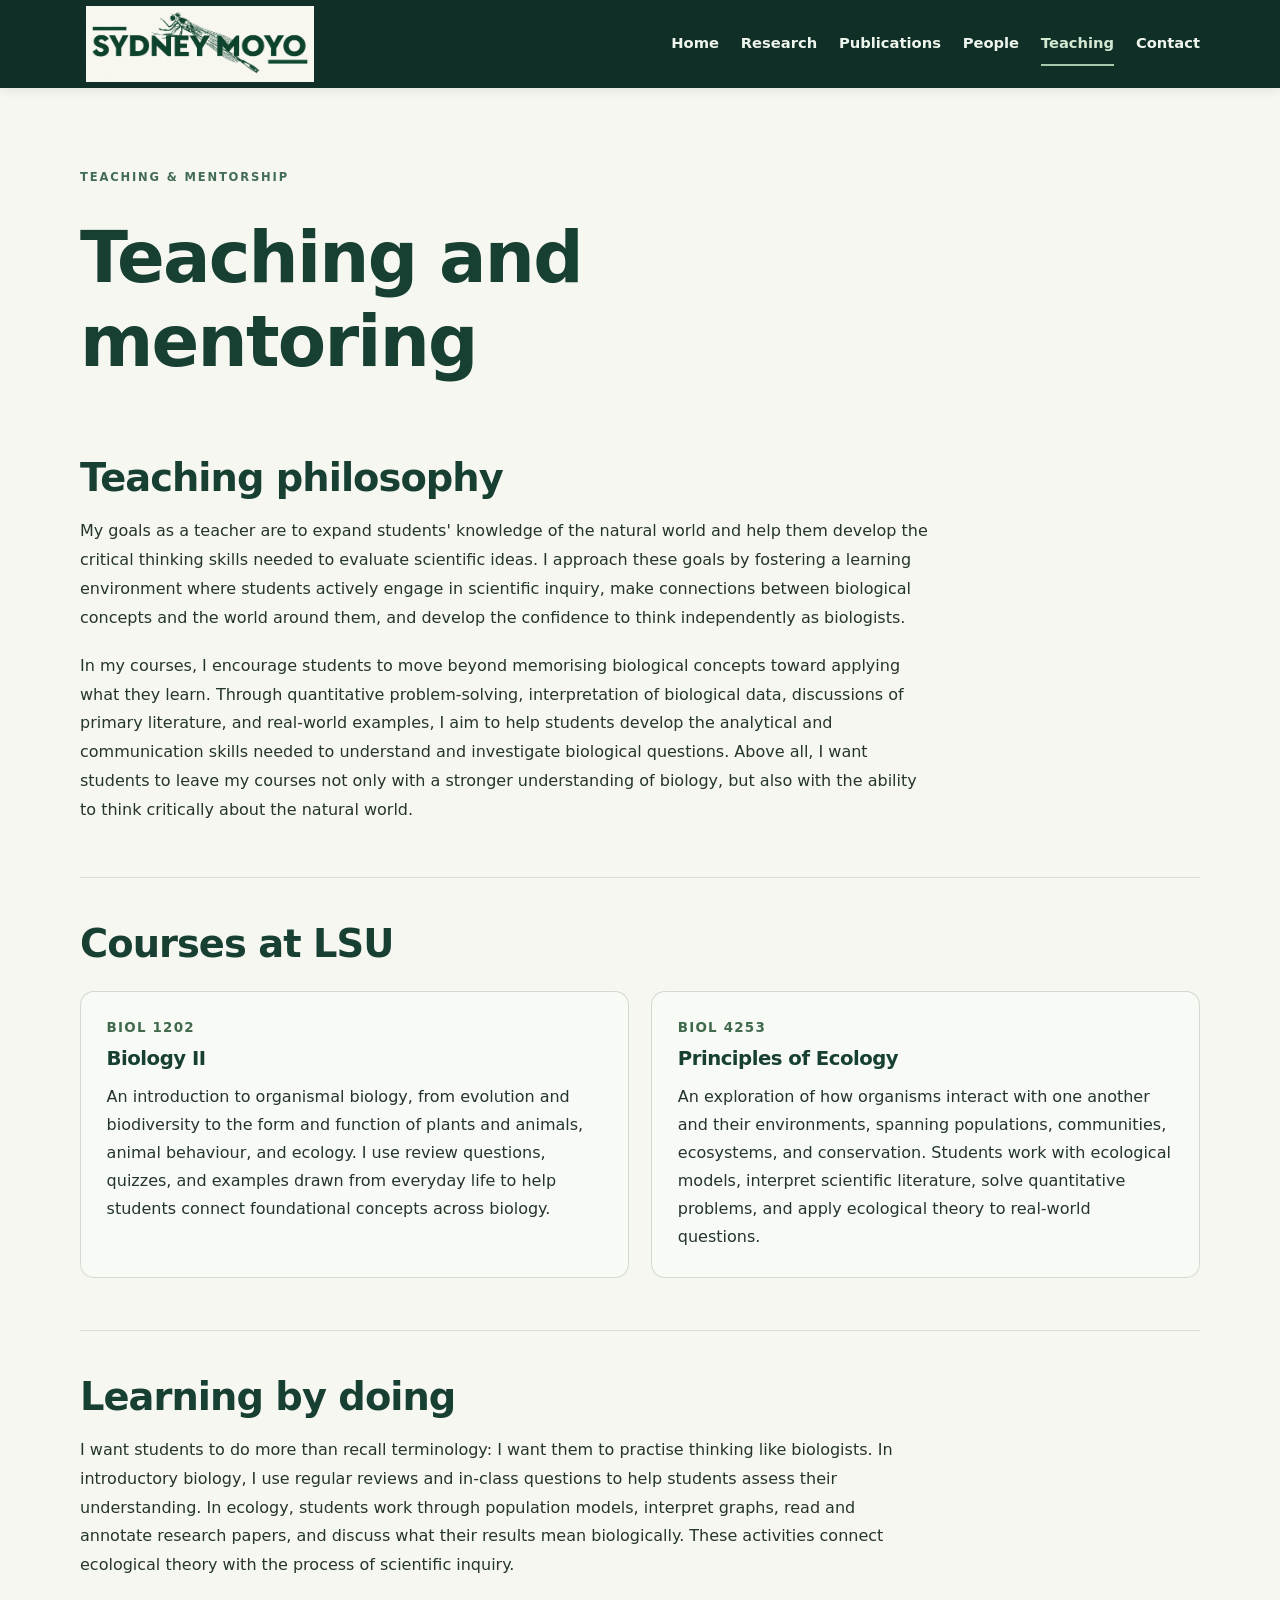
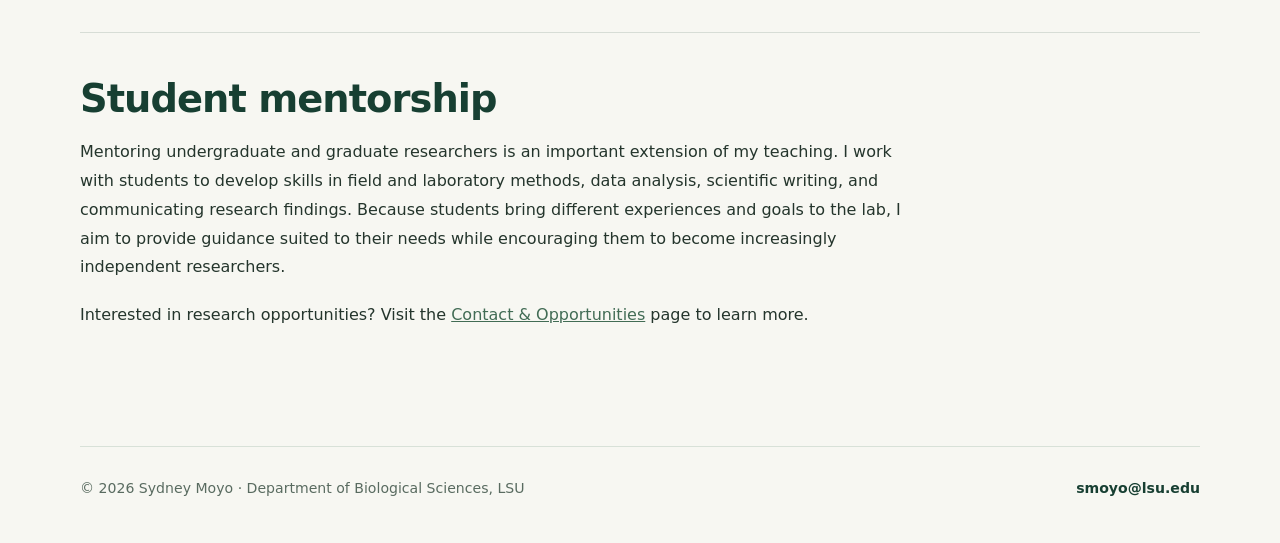
<file: teaching.html>
<!doctype html>
<html lang="en">
<head>
  <meta charset="utf-8">
  <meta name="viewport" content="width=device-width, initial-scale=1">
  <meta name="description" content="Teaching philosophy, courses, and student mentorship | Sydney Moyo, Louisiana State University">
  <title>Teaching | Sydney Moyo</title>
  <link rel="stylesheet" href="styles.css">
  <style>
    .teaching-content { padding-bottom: 4rem; }
    .teaching-section { margin: 0 0 3.25rem; }
    .teaching-section h2 { margin: 0 0 1rem; }
    .teaching-section p { max-width: 850px; line-height: 1.8; }
    .teaching-section p + p { margin-top: 1rem; }
    .course-grid { display: grid; grid-template-columns: repeat(2, minmax(0, 1fr)); gap: 1.4rem; margin-top: 1.5rem; }
    .course-card { border: 1px solid rgba(39,78,56,.18); border-radius: 14px; padding: 1.6rem; background: #f8faf5; }
    .course-card .course-code { font-size: .84rem; font-weight: 700; letter-spacing: .09em; text-transform: uppercase; color: #416a4c; }
    .course-card h3 { margin: .45rem 0 .75rem; }
    .course-card p { margin: 0; line-height: 1.75; }
    .teaching-divider { border: 0; border-top: 1px solid rgba(39,78,56,.15); margin: 2.7rem 0; }
    @media (max-width: 700px) { .course-grid { grid-template-columns: 1fr; } .course-card { padding: 1.25rem; } }
  </style>
</head>
<body>
  <header class="site-header">
    <nav class="nav-shell">
      <a class="brand" href="index.html"><img src="dragonfly-logo.svg" alt="Dragonfly emblem"></a>
      <button class="menu-toggle" aria-expanded="false" aria-controls="main-links">Menu ☰</button>
      <div class="nav-links" id="main-links">
        <a href="index.html">Home</a>
        <a href="research.html">Research</a>
        <a href="publications.html">Publications</a>
        <a href="people.html">People</a>
        <a href="teaching.html" aria-current="page">Teaching</a>
        <a href="contact.html">Contact</a>
      </div>
    </nav>
  </header>
  <main>
    <section class="page-hero wrap">
      <div class="eyebrow">Teaching &amp; Mentorship</div>
      <h1>Teaching and mentoring</h1>
    </section>
    <section class="page-body wrap teaching-content">
      <div class="teaching-section">
        <h2>Teaching philosophy</h2>
        <p>My goals as a teacher are to expand students' knowledge of the natural world and help them develop the critical thinking skills needed to evaluate scientific ideas. I approach these goals by fostering a learning environment where students actively engage in scientific inquiry, make connections between biological concepts and the world around them, and develop the confidence to think independently as biologists.</p>
        <p>In my courses, I encourage students to move beyond memorising biological concepts toward applying what they learn. Through quantitative problem-solving, interpretation of biological data, discussions of primary literature, and real-world examples, I aim to help students develop the analytical and communication skills needed to understand and investigate biological questions. Above all, I want students to leave my courses not only with a stronger understanding of biology, but also with the ability to think critically about the natural world.</p>
      </div>
      <hr class="teaching-divider">
      <div class="teaching-section">
        <h2>Courses at LSU</h2>
        <div class="course-grid">
          <article class="course-card">
            <div class="course-code">BIOL 1202</div>
            <h3>Biology II</h3>
            <p>An introduction to organismal biology, from evolution and biodiversity to the form and function of plants and animals, animal behaviour, and ecology. I use review questions, quizzes, and examples drawn from everyday life to help students connect foundational concepts across biology.</p>
          </article>
          <article class="course-card">
            <div class="course-code">BIOL 4253</div>
            <h3>Principles of Ecology</h3>
            <p>An exploration of how organisms interact with one another and their environments, spanning populations, communities, ecosystems, and conservation. Students work with ecological models, interpret scientific literature, solve quantitative problems, and apply ecological theory to real-world questions.</p>
          </article>
        </div>
      </div>
      <hr class="teaching-divider">
      <div class="teaching-section">
        <h2>Learning by doing</h2>
        <p>I want students to do more than recall terminology: I want them to practise thinking like biologists. In introductory biology, I use regular reviews and in-class questions to help students assess their understanding. In ecology, students work through population models, interpret graphs, read and annotate research papers, and discuss what their results mean biologically. These activities connect ecological theory with the process of scientific inquiry.</p>
      </div>
      <hr class="teaching-divider">
      <div class="teaching-section">
        <h2>Student mentorship</h2>
        <p>Mentoring undergraduate and graduate researchers is an important extension of my teaching. I work with students to develop skills in field and laboratory methods, data analysis, scientific writing, and communicating research findings. Because students bring different experiences and goals to the lab, I aim to provide guidance suited to their needs while encouraging them to become increasingly independent researchers.</p>
        <p>Interested in research opportunities? Visit the <a href="contact.html">Contact &amp; Opportunities</a> page to learn more.</p>
      </div>
    </section>
  </main>
  <footer class="footer wrap">
    <div class="footer-inner">
      <div>© 2026 Sydney Moyo · Department of Biological Sciences, LSU</div>
      <div><a href="mailto:smoyo@lsu.edu">smoyo@lsu.edu</a></div>
    </div>
  </footer>
  <script src="script.js"></script>
  <script src="content-loader.js" defer></script>
</body>
</html>
</file>
<file: styles.css>
/* Sydney Moyo faculty website — shared stylesheet */
:root{--forest:#173f32;--deep:#102f27;--green:#426c55;--sage:#dce7dc;--paper:#f7f7f2;--cream:#f1f3ed;--ink:#24352c;--muted:#596b60;--line:#d8e1d8;--white:#fff;--width:1120px}
*{box-sizing:border-box}
html{scroll-behavior:smooth}
body{margin:0;background:var(--paper);color:var(--ink);font-family:Inter,ui-sans-serif,system-ui,-apple-system,BlinkMacSystemFont,"Segoe UI",sans-serif;font-size:16px;line-height:1.7}
img{max-width:100%;display:block}a{color:var(--green)}a:hover{color:var(--deep)}button{font:inherit}
.wrap,.nav-shell{width:min(var(--width),calc(100% - 48px));margin-inline:auto}
.site-header{background:var(--deep);position:relative;z-index:5;box-shadow:0 2px 10px #102f271a}
.nav-shell{min-height:88px;display:flex;align-items:center;justify-content:space-between;gap:24px}
.brand{display:inline-flex;align-items:center;flex:none}.brand img{
  width:240px;
  height:auto;
  max-height:76px;
  object-fit:contain;
}
.nav-links{display:flex;flex-wrap:wrap;align-items:center;gap:clamp(10px,1.7vw,25px)}
.nav-links a{color:#eef5ed;text-decoration:none;font-size:.92rem;font-weight:600;padding:8px 0;border-bottom:2px solid transparent;transition:border-color .15s,color .15s}
.nav-links a:hover,.nav-links a[aria-current]{color:#d4e9d3;border-bottom-color:#a8c9aa}
.menu-toggle{display:none;color:white;background:transparent;border:1px solid #789688;border-radius:7px;padding:8px 13px;cursor:pointer}
main{min-height:55vh}.eyebrow{text-transform:uppercase;letter-spacing:.16em;font-size:.72rem;font-weight:800;color:var(--green)}
h1,h2,h3{line-height:1.2;letter-spacing:-.025em;color:var(--forest)}h1{font-size:clamp(2.5rem,5.5vw,4.7rem);margin:.4em 0 .35em}h2{font-size:clamp(1.75rem,3vw,2.55rem);margin:0 0 .55em}h3{font-size:1.23rem;margin:0 0 .55em}
p{margin:0 0 1.2em}.lead{font-size:clamp(1.06rem,1.65vw,1.25rem);line-height:1.8;color:#40594b;max-width:850px}
.page-hero{padding-block:80px 28px}.page-hero h1{max-width:920px}.page-body{padding-block:18px 85px}
.panel{background:#edf2e9;border:1px solid var(--line);border-radius:14px;padding:28px;margin-top:35px}.panel h3{color:var(--forest)}
/* Homepage */
.hero{padding-block:70px 65px}.hero .lead{max-width:740px}.hero-image{width:100%;max-height:500px;object-fit:cover;border-radius:16px}
.two{display:grid;grid-template-columns:minmax(0,1.15fr) minmax(0,1fr);align-items:center;gap:55px;padding-block:55px 80px}.two p{color:#465b4d}.feature-img{width:100%;max-height:430px;object-fit:cover;border-radius:14px}
.cards,.card-grid{display:grid;grid-template-columns:repeat(3,minmax(0,1fr));gap:22px}.card{background:white;border:1px solid var(--line);border-radius:12px;overflow:hidden;padding:22px;box-shadow:0 5px 16px #173f320a}.card img{width:100%;height:190px;object-fit:cover;margin:-22px -22px 20px;max-width:calc(100% + 44px)}.card p{color:var(--muted)}
/* Generic CMS entries */
.editable-items{display:grid;gap:22px;margin-top:40px}.editable-card{display:flex;gap:24px;background:#fff;border:1px solid var(--line);border-radius:13px;padding:25px;box-shadow:0 4px 18px #173f3208}.editable-photo{width:200px;max-height:180px;object-fit:cover;border-radius:8px;flex:none}.editable-copy{min-width:0}.editable-copy h3{margin:0 0 9px}.editable-copy p{margin:7px 0;color:var(--muted)}.editable-role{font-weight:700!important;color:var(--green)!important}.text-link{font-weight:700;text-decoration-thickness:1px}
/* Nested research themes: support several semantic class conventions */
.research-themes,.theme-list,.research-groups{display:grid;gap:38px;margin-top:45px}
.research-theme,.theme-section,.research-group{background:var(--cream);border:1px solid var(--line);border-radius:18px;padding:clamp(22px,3vw,40px);margin-block:25px}
.research-theme h2,.theme-section h2,.research-group h2{font-size:clamp(1.6rem,2.7vw,2.3rem);color:var(--forest)}
.research-theme>p,.theme-section>p,.research-group>p{color:var(--muted);max-width:850px}
.research-theme .editable-items,.theme-section .editable-items,.research-group .editable-items{margin-top:25px;gap:15px}
.research-theme article,.theme-section article,.research-group article{border-radius:12px}
/* Common class names for the nested project renderer */
.project-list,.theme-projects,.research-projects{display:grid;gap:16px;margin-top:22px}
.project-card,.project-item{background:white;border:1px solid var(--line);border-radius:12px;padding:22px}
.project-card h3,.project-item h3{font-size:1.12rem}.project-card p,.project-item p{color:var(--muted);margin-bottom:0}
/* Footer */
.footer{border-top:1px solid var(--line);padding-block:30px 42px;color:var(--muted);font-size:.88rem}.footer-inner{display:flex;justify-content:space-between;gap:20px;flex-wrap:wrap}.footer a{color:var(--forest);font-weight:600;text-decoration:none}
@media(max-width:900px){.nav-shell{min-height:78px}.nav-links{gap:13px}.nav-links a{font-size:.83rem}.two{gap:28px}}
@media(max-width:760px){.wrap,.nav-shell{width:min(var(--width),calc(100% - 32px))}.nav-shell{flex-wrap:wrap;padding-block:10px}.brand img{width:180px;height:auto;max-height:60px}.menu-toggle{display:inline-flex}.nav-links{display:none;width:100%;flex-direction:column;align-items:stretch;gap:0;padding:8px 0 14px}.nav-links.open,.nav-links.is-open,.nav-links.active,.nav-links[aria-hidden="false"]{display:flex}.nav-links a{padding:10px 6px}.page-hero{padding-block:52px 18px}.page-body{padding-bottom:60px}.hero{padding-block:45px}.two{grid-template-columns:1fr;padding-block:35px 60px}.cards,.card-grid{grid-template-columns:1fr}.editable-card{flex-direction:column}.editable-photo{width:100%;max-height:260px}.research-theme,.theme-section,.research-group{padding:20px}.footer-inner{flex-direction:column}}
@media(prefers-reduced-motion:reduce){html{scroll-behavior:auto}*{transition:none!important}}

/* Larger circular photographs on the People page */
body:has(#people-list) .editable-photo {
  width: 240px;
  height: 240px;
  max-height: none;
  object-fit: cover;
  border-radius: 50%;
  border: 3px solid #222;
  flex-shrink: 0;
}

/* Adjust photographs for smaller screens */
@media (max-width: 760px) {
  body:has(#people-list) .editable-photo {
    width: 200px;
    height: 200px;
  }
}
</file>
